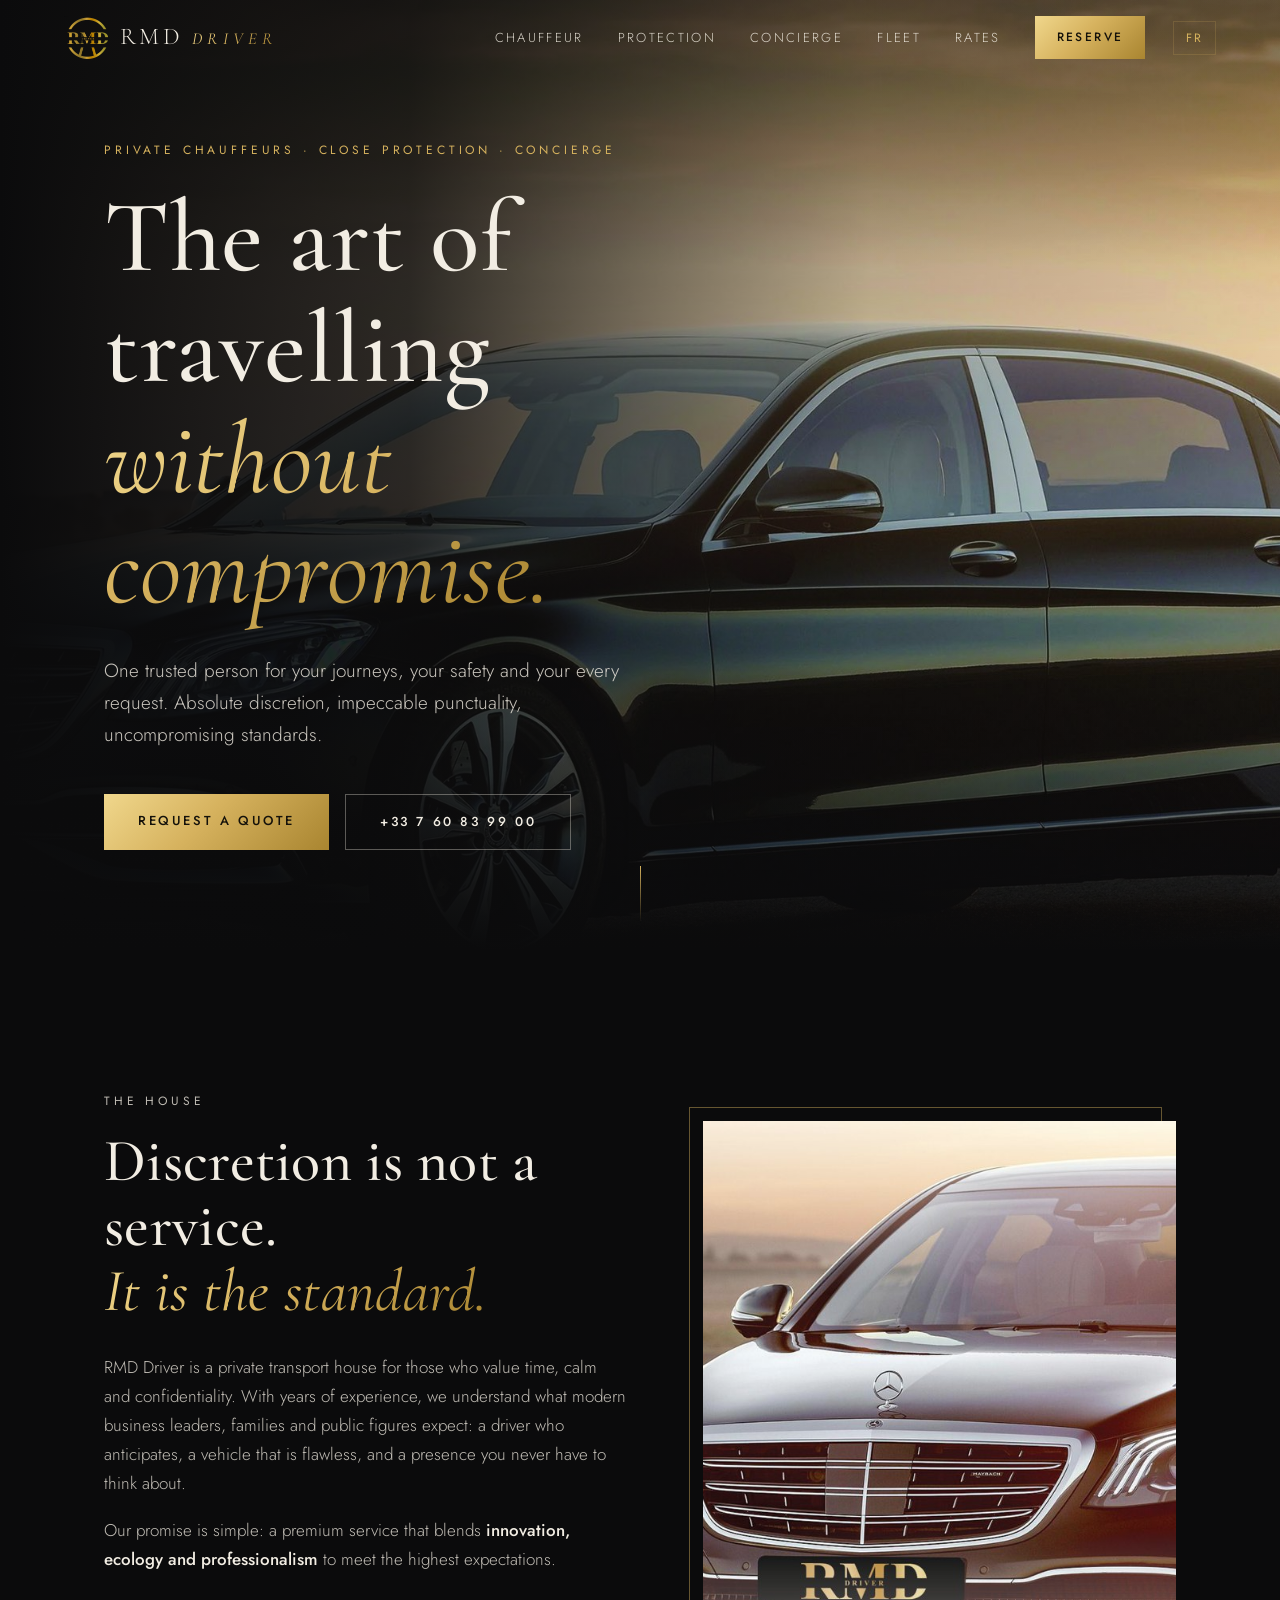
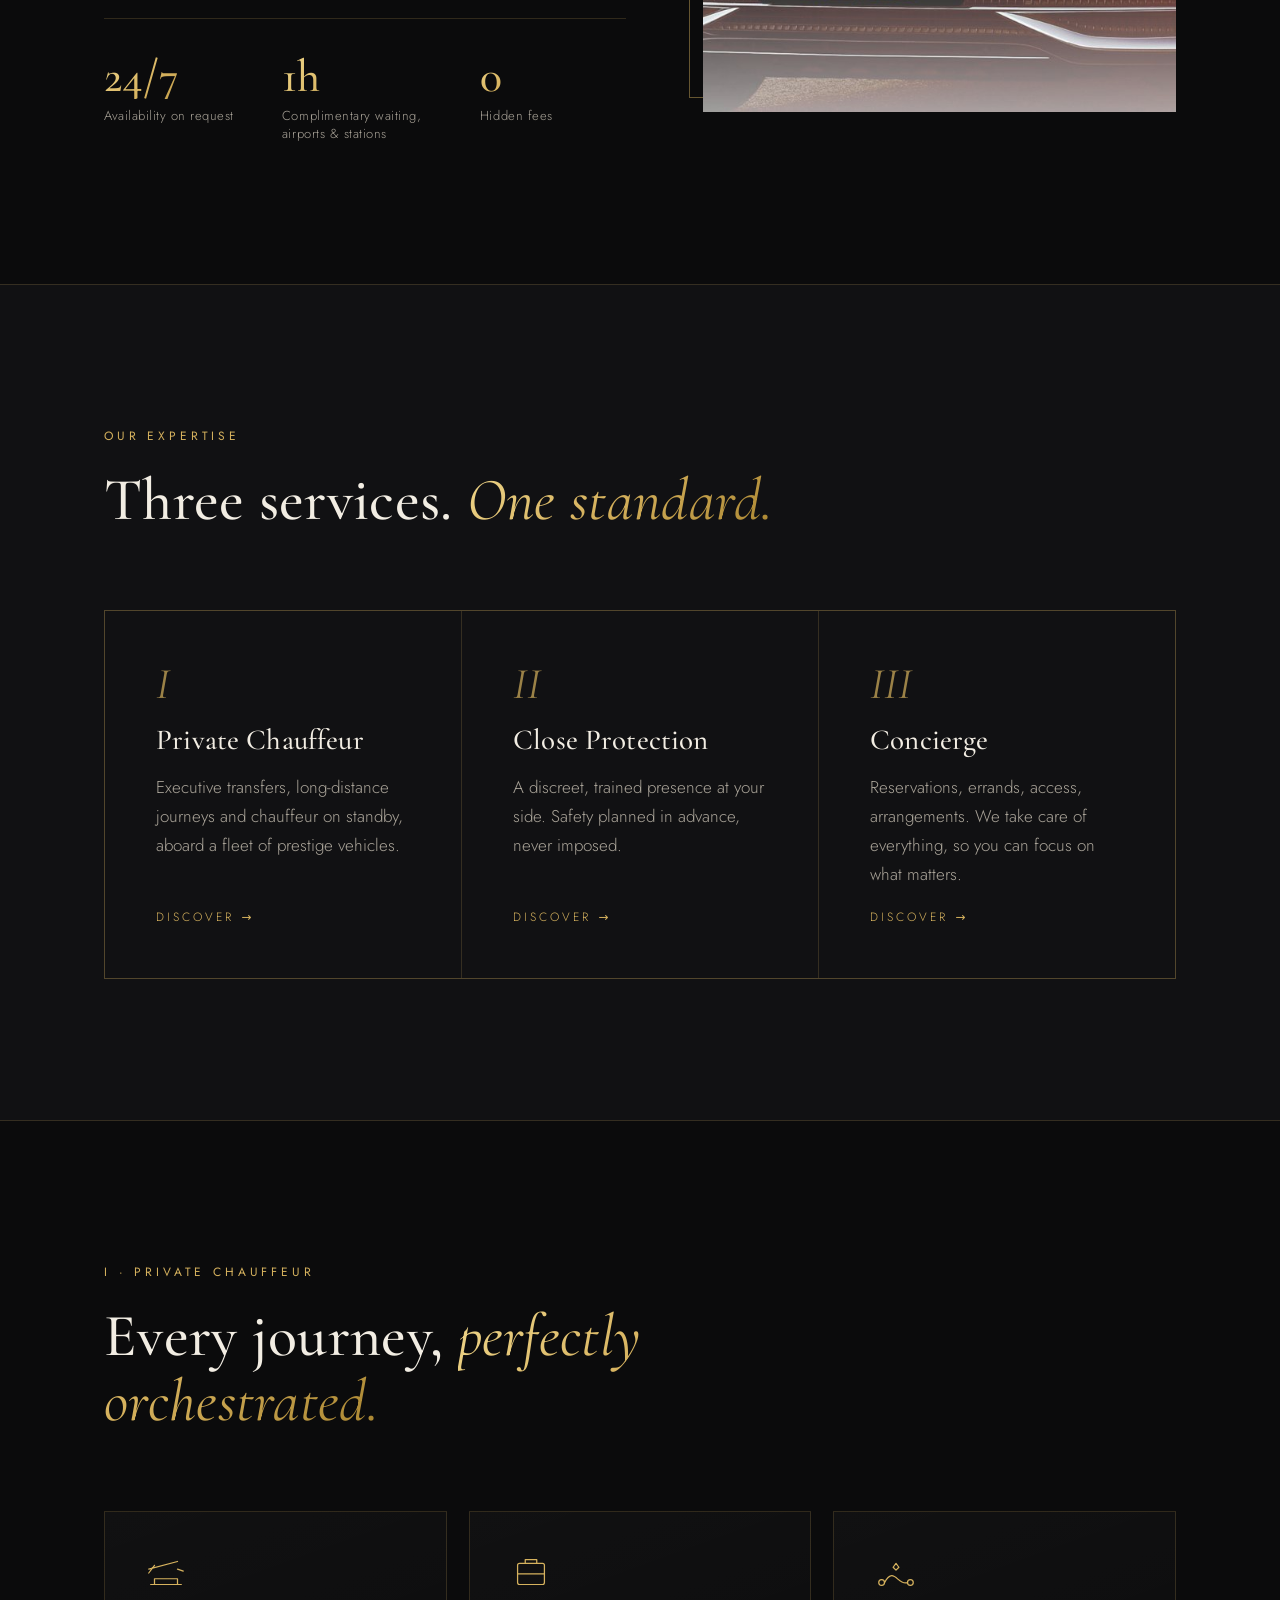
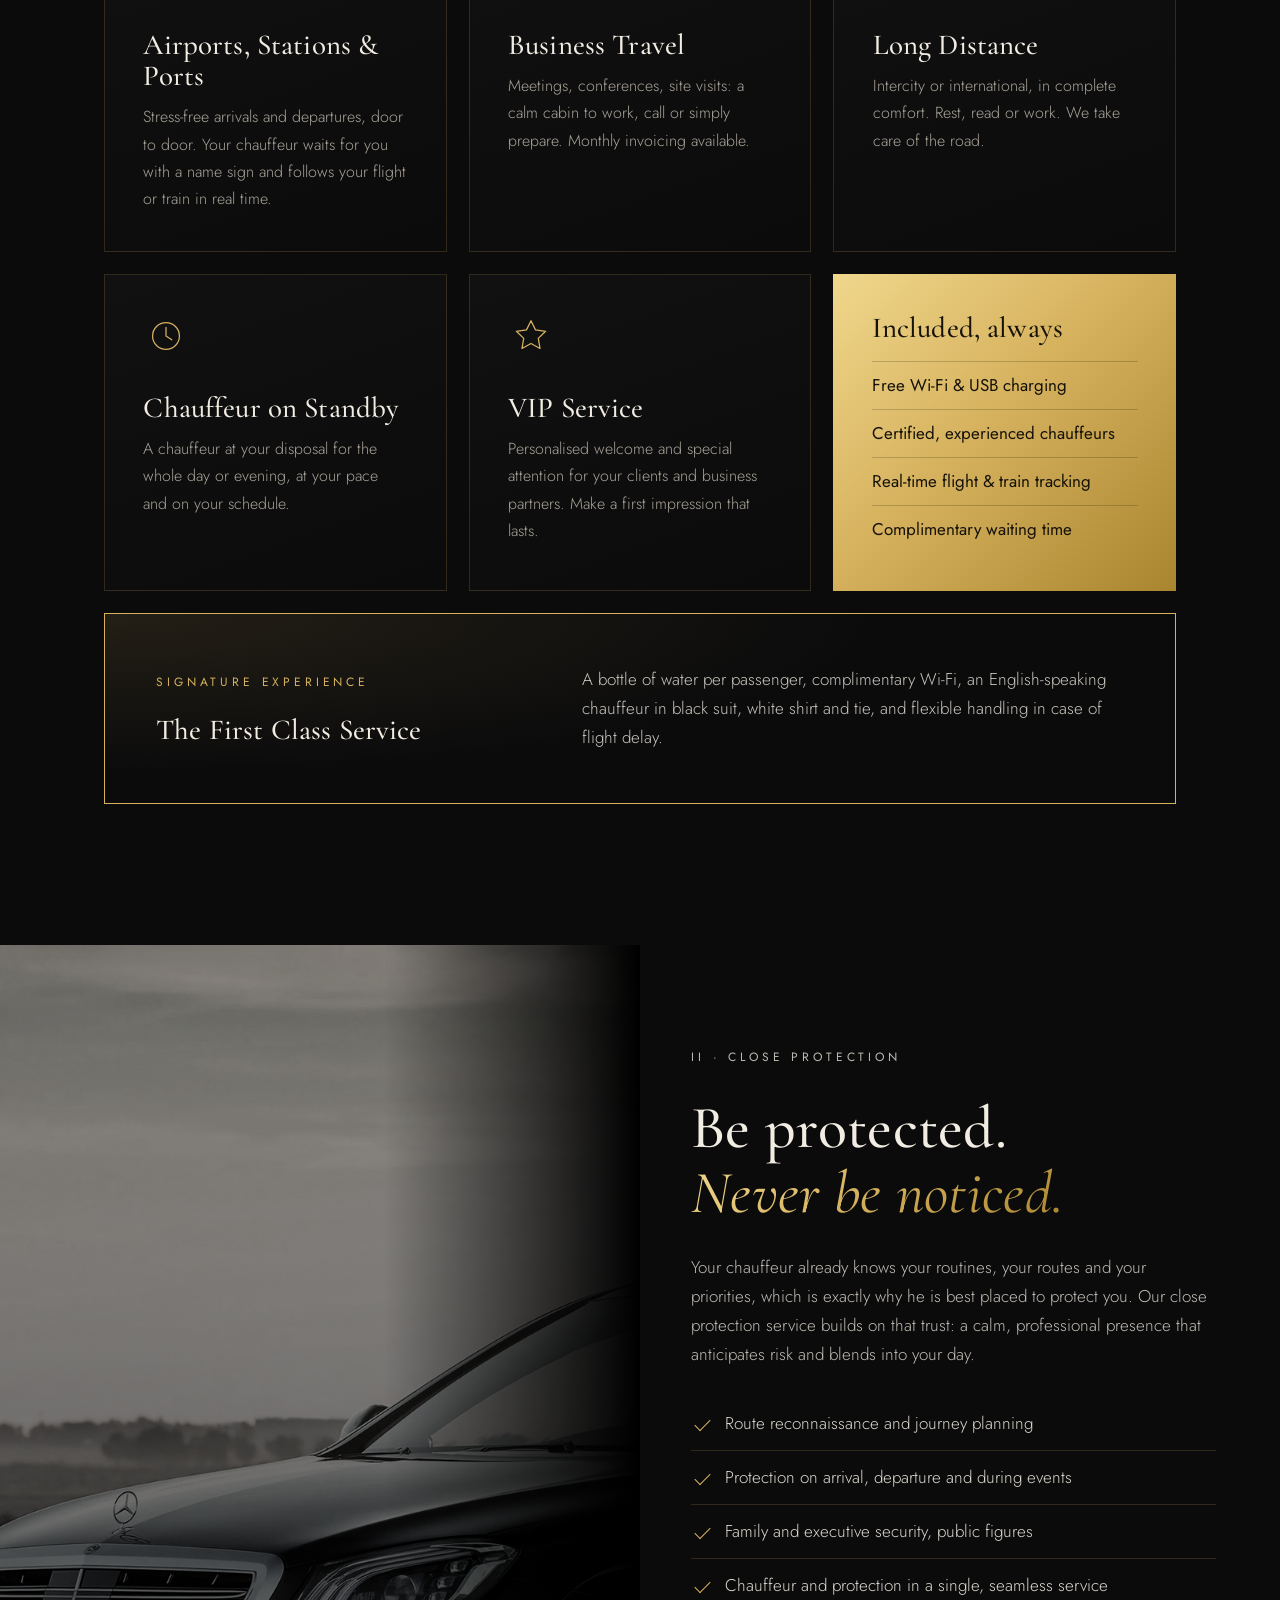
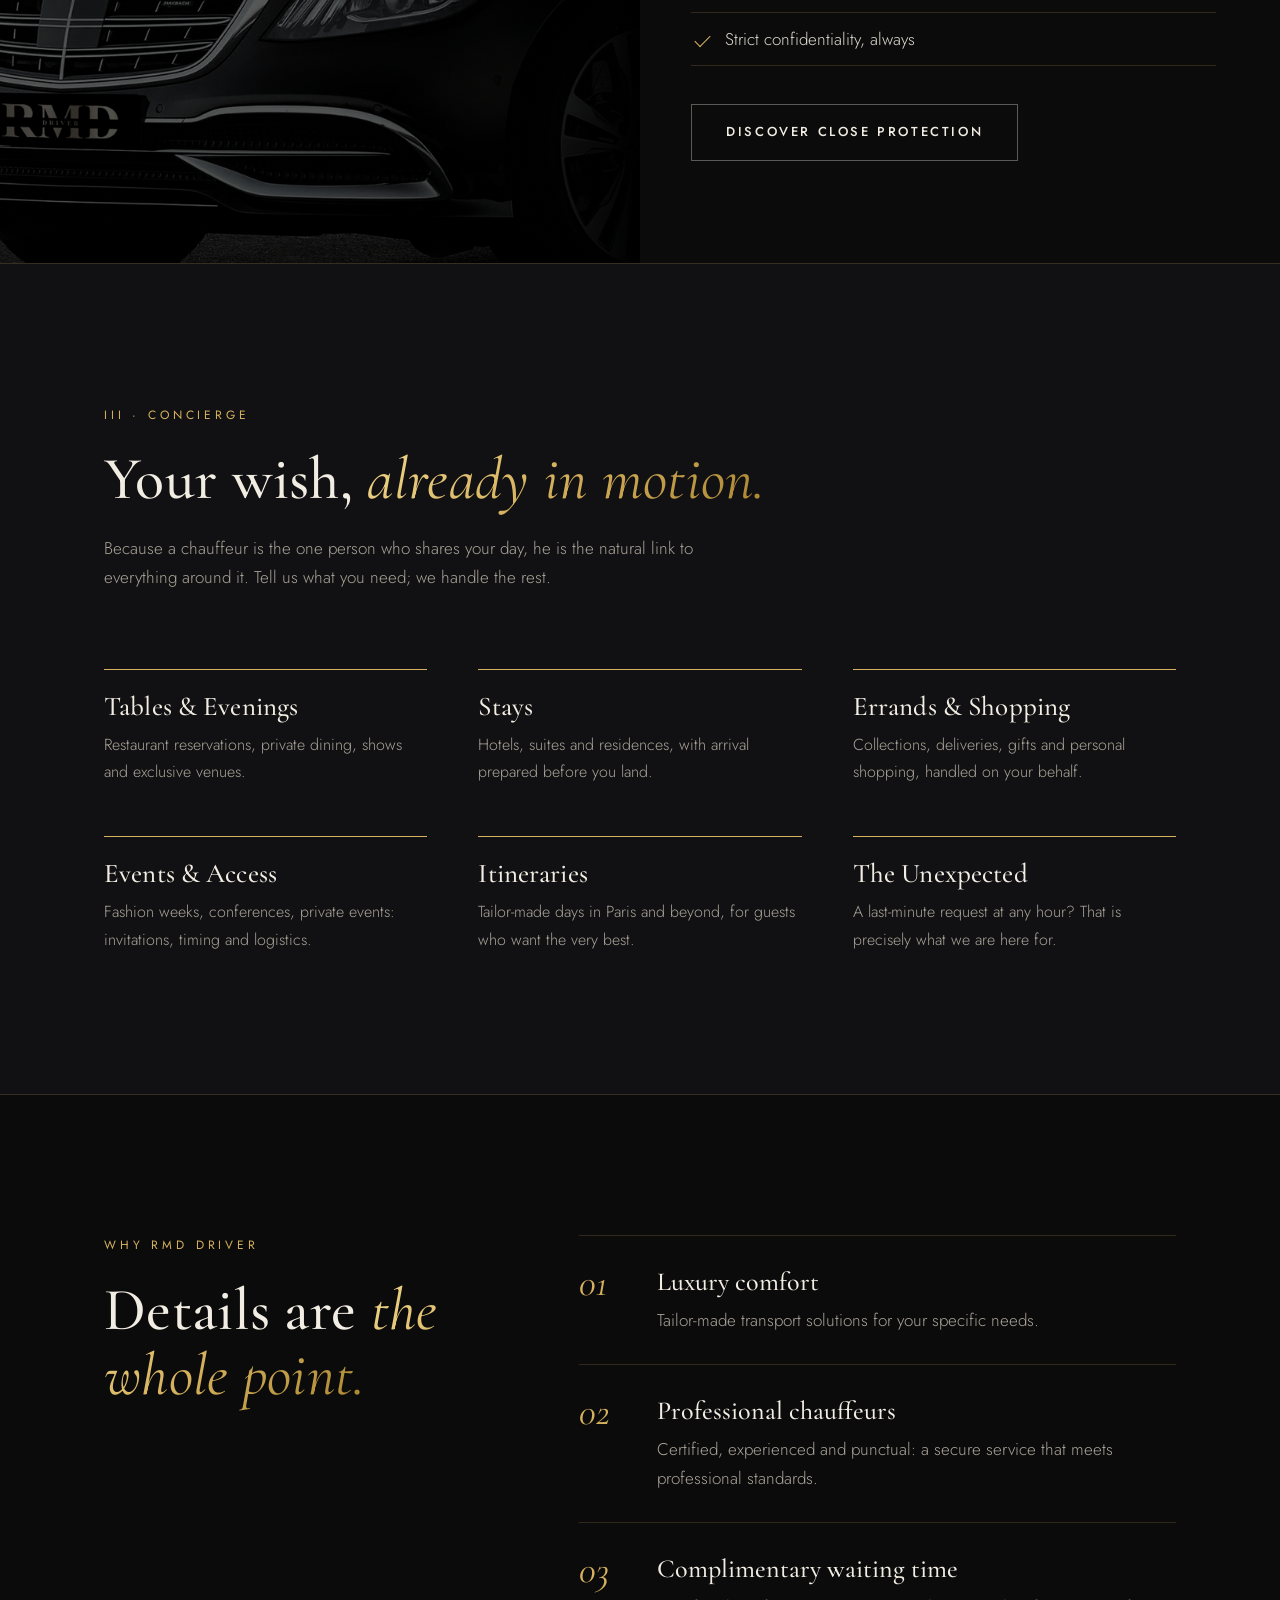
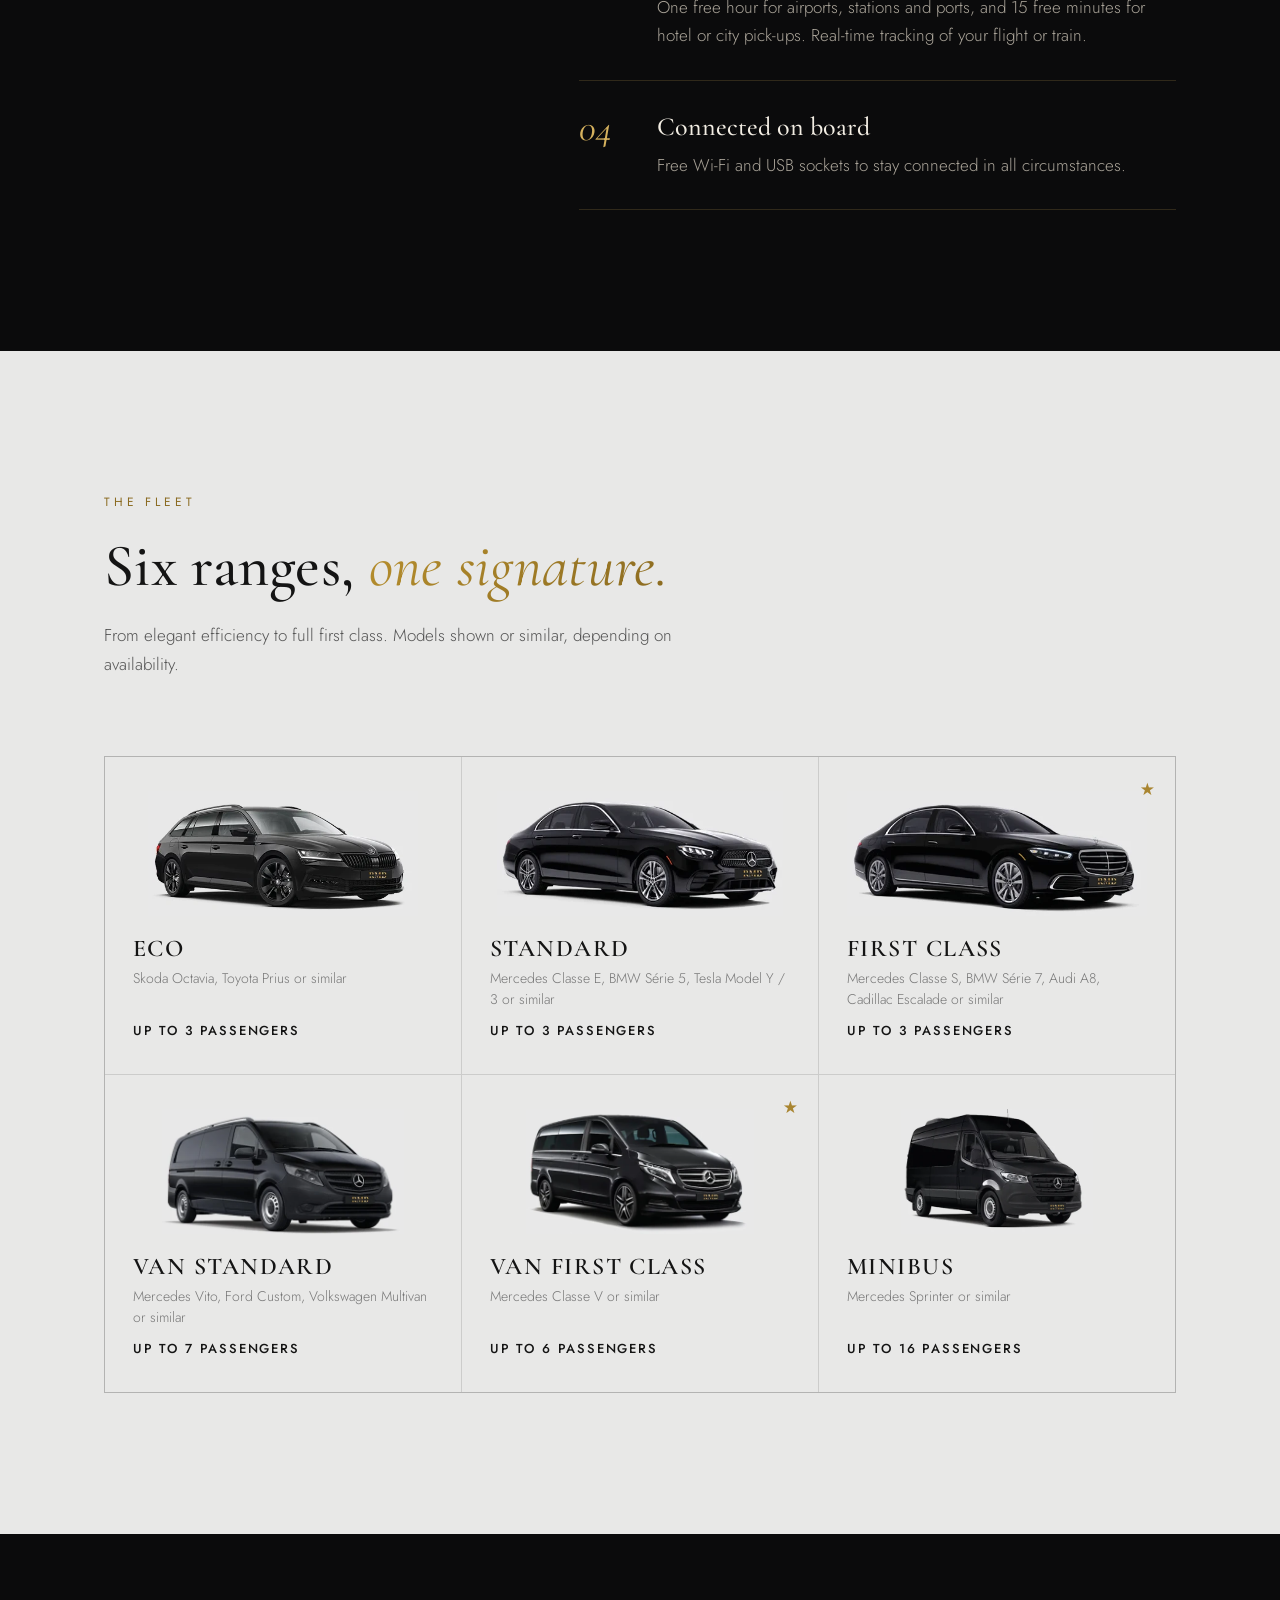
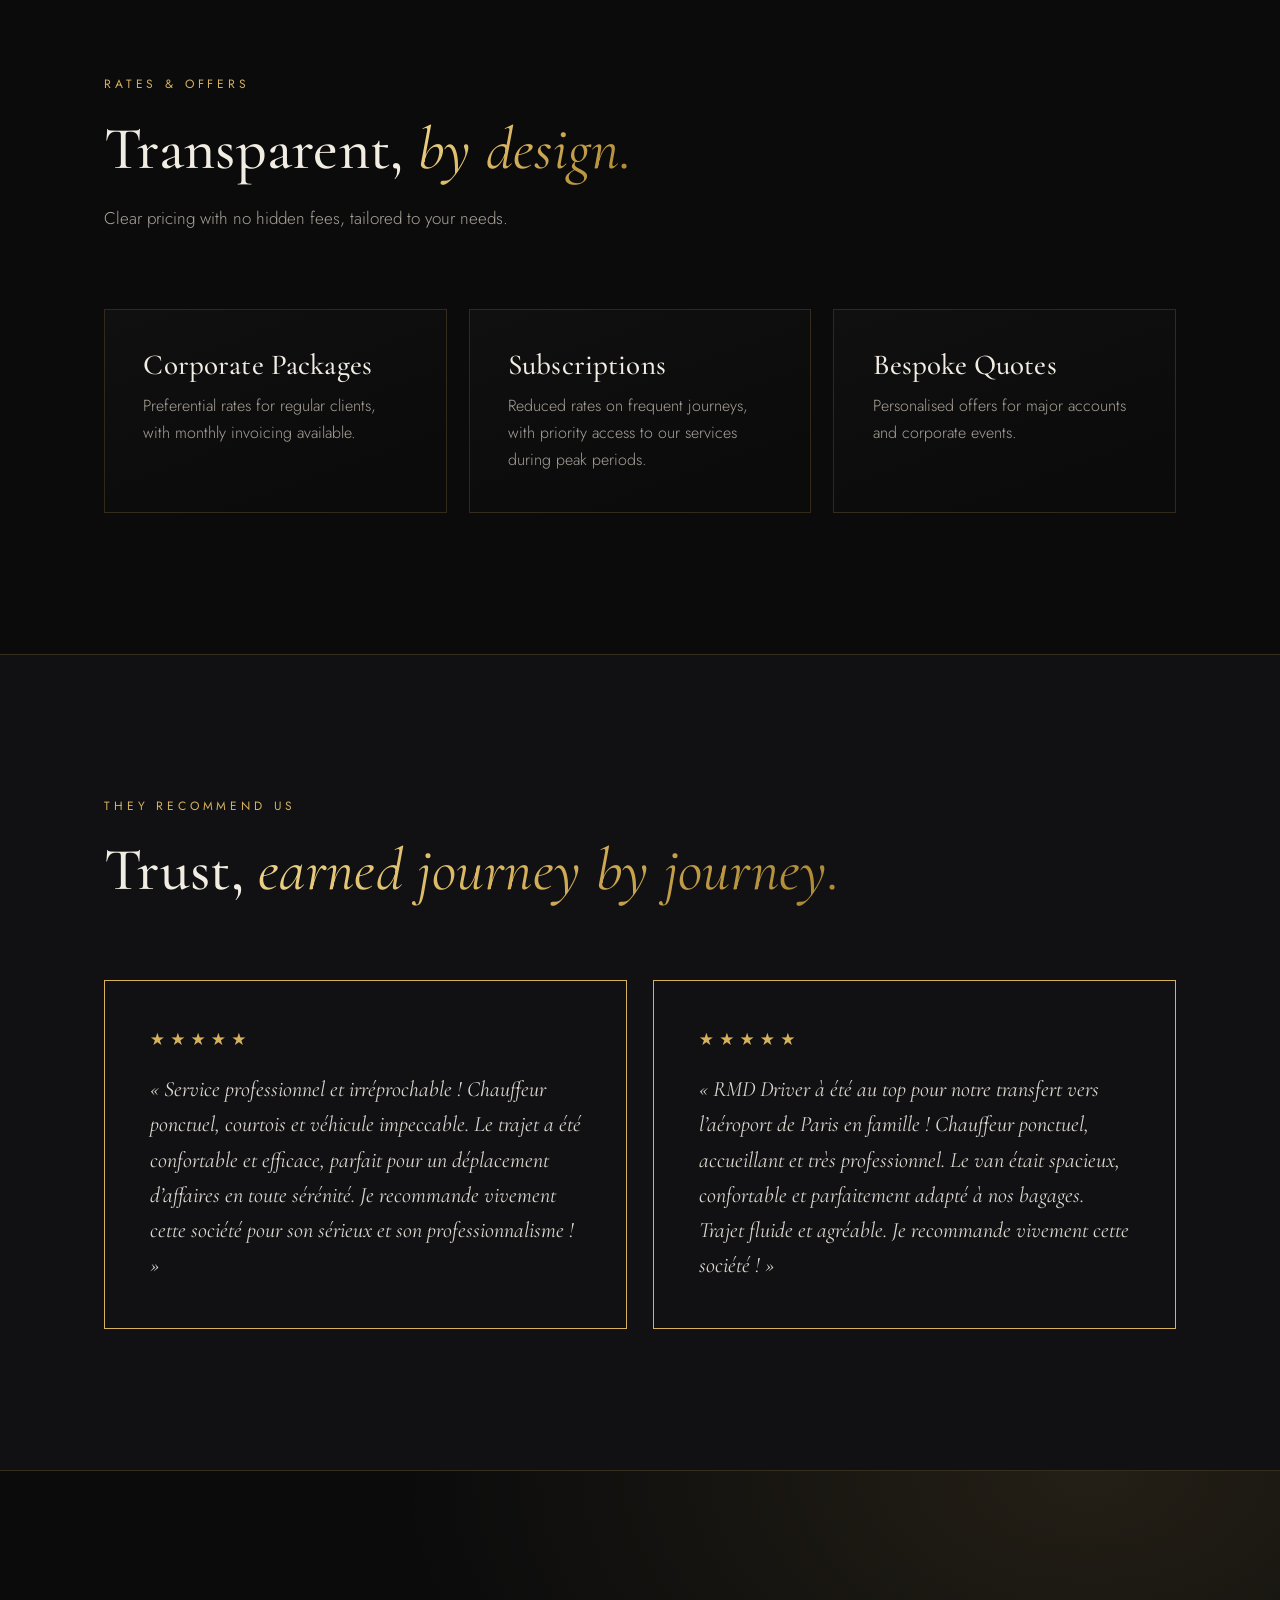
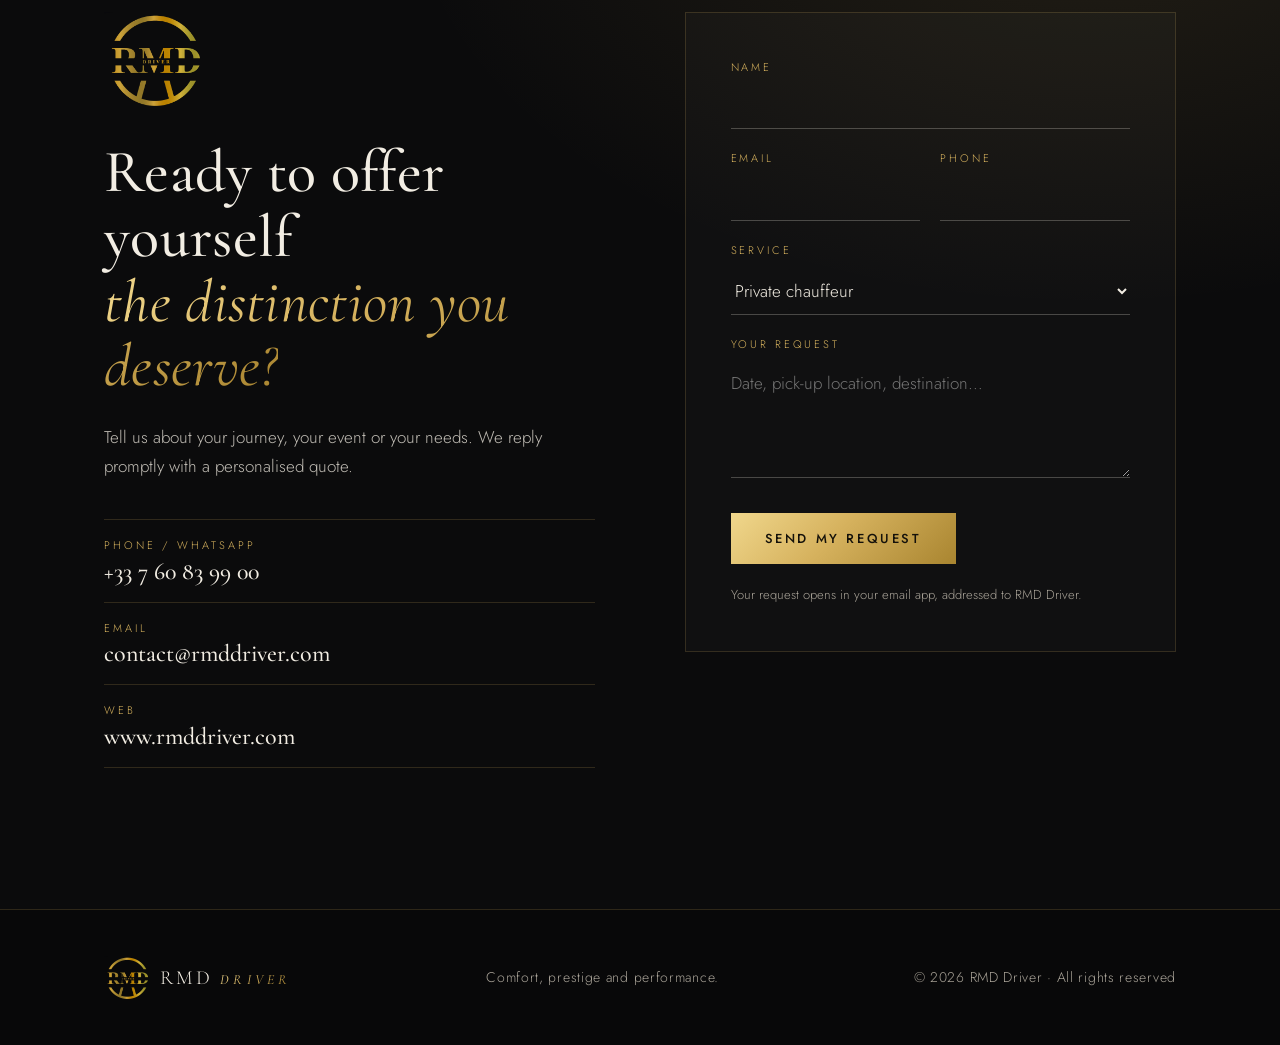
<file: index.html>
<!doctype html>
<html lang="fr">
<head>
<meta charset="utf-8">
<meta name="viewport" content="width=device-width, initial-scale=1">
<title>RMD Driver — Chauffeurs privés, protection & conciergerie à Paris</title>
<meta name="description" content="RMD Driver : chauffeurs privés haut de gamme, protection rapprochée et conciergerie. Transferts aéroports, déplacements professionnels, mise à disposition. Paris & international.">
<meta property="og:title" content="RMD Driver — L'art de voyager sans compromis">
<meta property="og:description" content="Chauffeur privé, protection rapprochée et conciergerie. Un service unique, une discrétion absolue.">
<meta property="og:image" content="img/hero.jpg">
<meta name="theme-color" content="#0b0b0c">
<link rel="icon" href="img/logo.png">
<link rel="preconnect" href="https://fonts.googleapis.com">
<link rel="preconnect" href="https://fonts.gstatic.com" crossorigin>
<link href="https://fonts.googleapis.com/css2?family=Cormorant+Garamond:ital,wght@0,400;0,500;0,600;1,400;1,500&family=Jost:wght@300;400;500&display=swap" rel="stylesheet">
<link rel="stylesheet" href="style.css">
</head>
<body>

<header class="nav" id="nav">
  <a class="brand" href="#top" aria-label="RMD Driver">
    <img src="img/logo.png" alt="" width="44" height="43">
    <span>RMD <em>Driver</em></span>
  </a>
  <nav class="menu" id="menu" aria-label="Navigation principale">
    <a href="chauffeur.html" data-en="Chauffeur">Chauffeur</a>
    <a href="protection.html" data-en="Protection">Protection</a>
    <a href="conciergerie.html" data-en="Concierge">Conciergerie</a>
    <a href="#flotte" data-en="Fleet">Flotte</a>
    <a href="#tarifs" data-en="Rates">Tarifs</a>
    <a class="btn btn-sm" href="#contact" data-en="Reserve">Réserver</a>
  </nav>
  <button class="lang" id="lang" type="button" aria-label="Changer de langue / Switch language">EN</button>
  <button class="burger" id="burger" type="button" aria-label="Menu" aria-expanded="false"><i></i><i></i></button>
</header>

<main id="top">

<!-- HERO -->
<section class="hero">
  <div class="hero-bg"></div>
  <div class="wrap hero-inner">
    <p class="eyebrow" data-en="Private chauffeurs · Close protection · Concierge">Chauffeurs privés · Protection rapprochée · Conciergerie</p>
    <h1 data-en="The art of travelling<br><em>without compromise.</em>">L’art de voyager<br><em>sans compromis.</em></h1>
    <p class="lead" data-en="One trusted person for your journeys, your safety and your every request. Absolute discretion, impeccable punctuality, uncompromising standards.">Une seule personne de confiance pour vos trajets, votre sécurité et chacune de vos demandes. Discrétion absolue, ponctualité irréprochable, exigence sans compromis.</p>
    <div class="cta">
      <a class="btn" href="#contact" data-en="Request a quote">Demander un devis</a>
      <a class="btn btn-ghost" href="tel:+33760839900">+33 7 60 83 99 00</a>
    </div>
  </div>
  <a class="scroll" href="#propos" aria-label="Défiler"><span></span></a>
</section>

<!-- ABOUT -->
<section class="sec" id="propos">
  <div class="wrap about">
    <div class="about-text reveal">
      <p class="eyebrow" data-en="The house">La maison</p>
      <h2 data-en="Discretion is not a service.<br><em>It is the standard.</em>">La discrétion n’est pas un service.<br><em>C’est notre standard.</em></h2>
      <p data-en="RMD Driver is a private transport house for those who value time, calm and confidentiality. With years of experience, we understand what modern business leaders, families and public figures expect: a driver who anticipates, a vehicle that is flawless, and a presence you never have to think about."
      >RMD Driver est une maison de transport privé pour celles et ceux qui placent le temps, le calme et la confidentialité au-dessus de tout. Forts de nombreuses années d’expérience, nous savons ce qu’attendent les dirigeants, les familles et les personnalités : un chauffeur qui anticipe, un véhicule irréprochable, une présence dont vous n’avez jamais à vous soucier.</p>
      <p data-en="Our promise is simple: a premium service that blends <strong>innovation, ecology and professionalism</strong> to meet the highest expectations."
      >Notre promesse est simple : un service premium qui allie <strong>innovation, écologie et professionnalisme</strong> pour répondre aux exigences les plus élevées.</p>
      <ul class="stats">
        <li><b>24/7</b><span data-en="Availability on request">Disponibilité sur demande</span></li>
        <li><b>1h</b><span data-en="Complimentary waiting, airports &amp; stations">d’attente offerte, aéroports &amp; gares</span></li>
        <li><b>0</b><span data-en="Hidden fees">Frais cachés</span></li>
      </ul>
    </div>
    <figure class="about-img reveal"><img src="img/sunset.jpg" alt="Berline noire RMD Driver au coucher du soleil" loading="lazy"></figure>
  </div>
</section>

<!-- THREE PILLARS -->
<section class="sec sec-alt" id="services">
  <div class="wrap">
    <header class="sec-head reveal">
      <p class="eyebrow" data-en="Our expertise">Notre savoir-faire</p>
      <h2 data-en="Three services. <em>One standard.</em>">Trois métiers. <em>Une seule exigence.</em></h2>
    </header>
    <div class="pillars">
      <a class="pillar reveal" href="chauffeur.html">
        <span class="num">I</span>
        <h3 data-en="Private Chauffeur">Chauffeur privé</h3>
        <p data-en="Executive transfers, long-distance journeys and chauffeur on standby, aboard a fleet of prestige vehicles.">Transferts d’affaires, longues distances et mise à disposition, à bord d’une flotte de véhicules de prestige.</p>
        <span class="more" data-en="Discover">Découvrir</span>
      </a>
      <a class="pillar reveal" href="protection.html">
        <span class="num">II</span>
        <h3 data-en="Close Protection">Protection rapprochée</h3>
        <p data-en="A discreet, trained presence at your side. Safety planned in advance, never imposed.">Une présence discrète et aguerrie à vos côtés. Une sécurité pensée en amont, jamais imposée.</p>
        <span class="more" data-en="Discover">Découvrir</span>
      </a>
      <a class="pillar reveal" href="conciergerie.html">
        <span class="num">III</span>
        <h3 data-en="Concierge">Conciergerie</h3>
        <p data-en="Reservations, errands, access, arrangements. We take care of everything, so you can focus on what matters.">Réservations, courses, accès, organisation. Nous nous occupons de tout, pour que vous vous concentriez sur l’essentiel.</p>
        <span class="more" data-en="Discover">Découvrir</span>
      </a>
    </div>
  </div>
</section>

<!-- CHAUFFEUR -->
<section class="sec" id="chauffeur">
  <div class="wrap">
    <header class="sec-head reveal">
      <p class="eyebrow">I · <span data-en="Private Chauffeur">Chauffeur privé</span></p>
      <h2 data-en="Every journey, <em>perfectly orchestrated.</em>">Chaque trajet, <em>parfaitement orchestré.</em></h2>
    </header>
    <div class="grid3">
      <article class="card reveal">
        <svg viewBox="0 0 48 48" aria-hidden="true"><path d="M6 20l30-8m-24 4l-6 8m30-4l6 2"/><path d="M8 36h32M12 30h24v6H12z"/></svg>
        <h3 data-en="Airports, Stations &amp; Ports">Aéroports, gares &amp; ports</h3>
        <p data-en="Stress-free arrivals and departures, door to door. Your chauffeur waits for you with a name sign and follows your flight or train in real time.">Départs et arrivées sans stress, de porte à porte. Votre chauffeur vous attend, pancarte à votre nom, et suit votre vol ou votre train en temps réel.</p>
      </article>
      <article class="card reveal">
        <svg viewBox="0 0 48 48" aria-hidden="true"><rect x="10" y="14" width="28" height="22" rx="2"/><path d="M18 14v-4h12v4M10 25h28"/></svg>
        <h3 data-en="Business Travel">Déplacements professionnels</h3>
        <p data-en="Meetings, conferences, site visits: a calm cabin to work, call or simply prepare. Monthly invoicing available.">Réunions, conférences, visites de sites : une cabine sereine pour travailler, appeler ou vous préparer. Facturation mensuelle possible.</p>
      </article>
      <article class="card reveal">
        <svg viewBox="0 0 48 48" aria-hidden="true"><circle cx="9" cy="34" r="3"/><circle cx="39" cy="34" r="3"/><path d="M12 34c10-18 14 4 24 0M24 14l-3 4 3 3 3-3z"/></svg>
        <h3 data-en="Long Distance">Longue distance</h3>
        <p data-en="Intercity or international, in complete comfort. Rest, read or work. We take care of the road.">Interurbain ou international, dans un confort absolu. Reposez-vous, lisez, travaillez. Nous nous occupons de la route.</p>
      </article>
      <article class="card reveal">
        <svg viewBox="0 0 48 48" aria-hidden="true"><circle cx="24" cy="24" r="14"/><path d="M24 15v9l6 4"/></svg>
        <h3 data-en="Chauffeur on Standby">Mise à disposition</h3>
        <p data-en="A chauffeur at your disposal for the whole day or evening, at your pace and on your schedule.">Un chauffeur à votre disposition pour la journée ou la soirée, à votre rythme et selon votre agenda.</p>
      </article>
      <article class="card reveal">
        <svg viewBox="0 0 48 48" aria-hidden="true"><path d="M24 8l4.7 9.6 10.6 1.5-7.7 7.4 1.8 10.5L24 31.9l-9.4 5.1 1.8-10.5-7.7-7.4 10.6-1.5z"/></svg>
        <h3 data-en="VIP Service">Service VIP</h3>
        <p data-en="Personalised welcome and special attention for your clients and business partners. Make a first impression that lasts.">Accueil personnalisé et attentions particulières pour vos clients et partenaires d’affaires. Une première impression qui reste.</p>
      </article>
      <article class="card card-gold reveal">
        <h3 data-en="Included, always">Toujours inclus</h3>
        <ul>
          <li data-en="Free Wi-Fi &amp; USB charging">Wi-Fi gratuit &amp; prises USB</li>
          <li data-en="Certified, experienced chauffeurs">Chauffeurs certifiés et expérimentés</li>
          <li data-en="Real-time flight &amp; train tracking">Suivi vol &amp; train en temps réel</li>
          <li data-en="Complimentary waiting time">Temps d’attente offert</li>
        </ul>
      </article>
    </div>

    <div class="firstclass reveal">
      <div>
        <p class="eyebrow" data-en="Signature experience">L’expérience signature</p>
        <h3 data-en="The First Class Service">Le service First Class</h3>
      </div>
      <p data-en="A bottle of water per passenger, complimentary Wi-Fi, an English-speaking chauffeur in black suit, white shirt and tie, and flexible handling in case of flight delay.">Une bouteille d’eau par passager, le Wi-Fi gratuit, un chauffeur en costume noir, chemise blanche et cravate, parlant anglais, avec une prise en charge flexible en cas de vol retardé.</p>
    </div>
  </div>
</section>

<!-- PROTECTION -->
<section class="sec split" id="protection">
  <div class="split-media" aria-hidden="true"></div>
  <div class="split-body reveal">
    <p class="eyebrow">II · <span data-en="Close Protection">Protection rapprochée</span></p>
    <h2 data-en="Be protected.<br><em>Never be noticed.</em>">Être protégé.<br><em>Sans jamais être remarqué.</em></h2>
    <p data-en="Your chauffeur already knows your routines, your routes and your priorities, which is exactly why he is best placed to protect you. Our close protection service builds on that trust: a calm, professional presence that anticipates risk and blends into your day."
    >Votre chauffeur connaît déjà vos habitudes, vos itinéraires et vos priorités : c’est précisément ce qui le place au mieux pour vous protéger. Notre service de protection rapprochée s’appuie sur cette confiance : une présence calme et professionnelle, qui anticipe les risques et s’efface dans votre journée.</p>
    <ul class="ticks">
      <li data-en="Route reconnaissance and journey planning">Reconnaissance des lieux et préparation des itinéraires</li>
      <li data-en="Protection on arrival, departure and during events">Protection à l’arrivée, au départ et lors des événements</li>
      <li data-en="Family and executive security, public figures">Sécurité des familles, dirigeants et personnalités</li>
      <li data-en="Chauffeur and protection in a single, seamless service">Chauffeur et protection réunis en un seul service fluide</li>
      <li data-en="Strict confidentiality, always">Confidentialité stricte, toujours</li>
    </ul>
    <a class="btn btn-ghost" href="protection.html" data-en="Discover close protection">Découvrir la protection rapprochée</a>
  </div>
</section>

<!-- CONCIERGE -->
<section class="sec sec-alt" id="conciergerie">
  <div class="wrap">
    <header class="sec-head reveal">
      <p class="eyebrow">III · <span data-en="Concierge">Conciergerie</span></p>
      <h2 data-en="Your wish, <em>already in motion.</em>">Votre souhait, <em>déjà en mouvement.</em></h2>
      <p class="sub" data-en="Because a chauffeur is the one person who shares your day, he is the natural link to everything around it. Tell us what you need; we handle the rest.">Parce qu’un chauffeur est la personne qui partage votre journée, il est le relais naturel de tout ce qui l’entoure. Dites-nous ce qu’il vous faut, nous faisons le reste.</p>
    </header>
    <div class="concierge">
      <div class="cc reveal"><h4 data-en="Tables &amp; Evenings">Tables &amp; soirées</h4><p data-en="Restaurant reservations, private dining, shows and exclusive venues.">Réservations de restaurants, dîners privés, spectacles et lieux d’exception.</p></div>
      <div class="cc reveal"><h4 data-en="Stays">Séjours</h4><p data-en="Hotels, suites and residences, with arrival prepared before you land.">Hôtels, suites et résidences, avec une arrivée préparée avant votre atterrissage.</p></div>
      <div class="cc reveal"><h4 data-en="Errands &amp; Shopping">Courses &amp; shopping</h4><p data-en="Collections, deliveries, gifts and personal shopping, handled on your behalf.">Retraits, livraisons, cadeaux et personal shopping, gérés pour vous.</p></div>
      <div class="cc reveal"><h4 data-en="Events &amp; Access">Événements &amp; accès</h4><p data-en="Fashion weeks, conferences, private events: invitations, timing and logistics.">Fashion weeks, conférences, événements privés : invitations, timing et logistique.</p></div>
      <div class="cc reveal"><h4 data-en="Itineraries">Itinéraires</h4><p data-en="Tailor-made days in Paris and beyond, for guests who want the very best.">Journées sur mesure à Paris et au-delà, pour des invités qui veulent le meilleur.</p></div>
      <div class="cc reveal"><h4 data-en="The Unexpected">L’imprévu</h4><p data-en="A last-minute request at any hour? That is precisely what we are here for.">Une demande de dernière minute, à toute heure ? C’est précisément pour cela que nous sommes là.</p></div>
    </div>
  </div>
</section>

<!-- WHY -->
<section class="sec" id="atouts">
  <div class="wrap why">
    <header class="sec-head reveal">
      <p class="eyebrow" data-en="Why RMD Driver">Pourquoi RMD Driver</p>
      <h2 data-en="Details are <em>the whole point.</em>">Les détails sont <em>tout l’enjeu.</em></h2>
    </header>
    <ol class="points">
      <li class="reveal"><b data-en="Luxury comfort">Confort luxueux</b><span data-en="Tailor-made transport solutions for your specific needs.">Des solutions de transport sur mesure pour vos besoins professionnels.</span></li>
      <li class="reveal"><b data-en="Professional chauffeurs">Chauffeurs professionnels</b><span data-en="Certified, experienced and punctual: a secure service that meets professional standards.">Certifiés, expérimentés et ponctuels : un service sécurisé, conforme aux exigences professionnelles.</span></li>
      <li class="reveal"><b data-en="Complimentary waiting time">Temps d’attente gratuit</b><span data-en="One free hour for airports, stations and ports, and 15 free minutes for hotel or city pick-ups. Real-time tracking of your flight or train.">Une heure d’attente offerte pour les prises en charge aux aéroports, gares et ports, et 15 minutes depuis les hôtels ou en ville, avec suivi en temps réel de votre vol ou train.</span></li>
      <li class="reveal"><b data-en="Connected on board">Connectivité à bord</b><span data-en="Free Wi-Fi and USB sockets to stay connected in all circumstances.">Wi-Fi gratuit et prises USB pour rester connecté en toutes circonstances.</span></li>
    </ol>
  </div>
</section>

<!-- FLEET -->
<section class="sec fleet" id="flotte">
  <div class="wrap">
    <header class="sec-head reveal">
      <p class="eyebrow" data-en="The fleet">La flotte</p>
      <h2 data-en="Six ranges, <em>one signature.</em>">Six gammes, <em>une signature.</em></h2>
      <p class="sub" data-en="From elegant efficiency to full first class. Models shown or similar, depending on availability.">De l’efficacité élégante au first class absolu. Modèles présentés ou similaires, selon disponibilité.</p>
    </header>
    <div class="fleet-grid">
      <article class="car reveal"><img src="img/fleet-eco.webp" alt="Gamme Eco" loading="lazy"><div><h3>Eco</h3><p class="models">Skoda Octavia, Toyota Prius <span data-en="or similar">ou similaire</span></p><p class="pax" data-en="Up to 3 passengers">Jusqu’à 3 passagers</p></div></article>
      <article class="car reveal"><img src="img/fleet-standard.webp" alt="Gamme Standard" loading="lazy"><div><h3>Standard</h3><p class="models">Mercedes Classe E, BMW Série 5, Tesla Model Y / 3 <span data-en="or similar">ou similaire</span></p><p class="pax" data-en="Up to 3 passengers">Jusqu’à 3 passagers</p></div></article>
      <article class="car car-top reveal"><img src="img/fleet-first.webp" alt="Gamme First Class" loading="lazy"><div><h3>First Class</h3><p class="models">Mercedes Classe S, BMW Série 7, Audi A8, Cadillac Escalade <span data-en="or similar">ou similaire</span></p><p class="pax" data-en="Up to 3 passengers">Jusqu’à 3 passagers</p></div></article>
      <article class="car reveal"><img src="img/fleet-van.webp" alt="Gamme Van Standard" loading="lazy"><div><h3>Van Standard</h3><p class="models">Mercedes Vito, Ford Custom, Volkswagen Multivan <span data-en="or similar">ou similaire</span></p><p class="pax" data-en="Up to 7 passengers">Jusqu’à 7 passagers</p></div></article>
      <article class="car car-top reveal"><img src="img/fleet-van-first.webp" alt="Gamme Van First Class" loading="lazy"><div><h3>Van First Class</h3><p class="models">Mercedes Classe V <span data-en="or similar">ou similaire</span></p><p class="pax" data-en="Up to 6 passengers">Jusqu’à 6 passagers</p></div></article>
      <article class="car reveal"><img src="img/fleet-minibus.webp" alt="Gamme Minibus" loading="lazy"><div><h3>Minibus</h3><p class="models">Mercedes Sprinter <span data-en="or similar">ou similaire</span></p><p class="pax" data-en="Up to 16 passengers">Jusqu’à 16 passagers</p></div></article>
    </div>
  </div>
</section>

<!-- RATES -->
<section class="sec" id="tarifs">
  <div class="wrap">
    <header class="sec-head reveal">
      <p class="eyebrow" data-en="Rates &amp; offers">Tarifs &amp; offres</p>
      <h2 data-en="Transparent, <em>by design.</em>">Transparents, <em>par principe.</em></h2>
      <p class="sub" data-en="Clear pricing with no hidden fees, tailored to your needs.">Une tarification claire, sans frais cachés, adaptée à vos besoins.</p>
    </header>
    <div class="grid3 rates">
      <article class="card reveal"><h3 data-en="Corporate Packages">Forfaits entreprise</h3><p data-en="Preferential rates for regular clients, with monthly invoicing available.">Tarifs préférentiels pour les clients réguliers et possibilité de facturation mensuelle.</p></article>
      <article class="card reveal"><h3 data-en="Subscriptions">Abonnements</h3><p data-en="Reduced rates on frequent journeys, with priority access to our services during peak periods.">Réductions sur les trajets fréquents et accès prioritaire à nos services lors des pics d’activité.</p></article>
      <article class="card reveal"><h3 data-en="Bespoke Quotes">Tarifs sur mesure</h3><p data-en="Personalised offers for major accounts and corporate events.">Des offres personnalisées pour les grands comptes et les événements d’entreprise.</p></article>
    </div>
  </div>
</section>

<!-- TESTIMONIALS -->
<section class="sec sec-alt" id="avis">
  <div class="wrap">
    <header class="sec-head reveal">
      <p class="eyebrow" data-en="They recommend us">On nous recommande</p>
      <h2 data-en="Trust, <em>earned journey by journey.</em>">La confiance, <em>trajet après trajet.</em></h2>
    </header>
    <div class="quotes">
      <blockquote class="reveal">
        <div class="stars" aria-label="5/5">★★★★★</div>
        <p>« Service professionnel et irréprochable ! Chauffeur ponctuel, courtois et véhicule impeccable. Le trajet a été confortable et efficace, parfait pour un déplacement d’affaires en toute sérénité. Je recommande vivement cette société pour son sérieux et son professionnalisme ! »</p>
      </blockquote>
      <blockquote class="reveal">
        <div class="stars" aria-label="5/5">★★★★★</div>
        <p>« RMD Driver à été au top pour notre transfert vers l’aéroport de Paris en famille ! Chauffeur ponctuel, accueillant et très professionnel. Le van était spacieux, confortable et parfaitement adapté à nos bagages. Trajet fluide et agréable. Je recommande vivement cette société ! »</p>
      </blockquote>
    </div>
  </div>
</section>

<!-- CONTACT -->
<section class="sec contact" id="contact">
  <div class="wrap contact-grid">
    <div class="reveal">
      <img class="contact-logo" src="img/logo.png" alt="RMD Driver" width="120" height="118" loading="lazy">
      <h2 data-en="Ready to offer yourself<br><em>the distinction you deserve?</em>">Prêt à vous offrir<br><em>la distinction que vous méritez ?</em></h2>
      <p data-en="Tell us about your journey, your event or your needs. We reply promptly with a personalised quote.">Parlez-nous de votre trajet, de votre événement ou de votre besoin. Nous vous répondons rapidement avec un devis personnalisé.</p>
      <ul class="direct">
        <li><span data-en="Phone / WhatsApp">Téléphone / WhatsApp</span><a href="tel:+33760839900">+33 7 60 83 99 00</a></li>
        <li><span>Email</span><a href="mailto:contact@rmddriver.com">contact@rmddriver.com</a></li>
        <li><span data-en="Web">Web</span><a href="https://www.rmddriver.com">www.rmddriver.com</a></li>
      </ul>
    </div>
    <form class="form reveal" id="form" novalidate>
      <label><span data-en="Name">Nom</span><input name="name" required autocomplete="name"></label>
      <div class="row">
        <label><span>Email</span><input type="email" name="email" required autocomplete="email"></label>
        <label><span data-en="Phone">Téléphone</span><input type="tel" name="phone" autocomplete="tel"></label>
      </div>
      <label><span data-en="Service">Service</span>
        <select name="service">
          <option value="Chauffeur privé" data-en="Private chauffeur">Chauffeur privé</option>
          <option value="Protection rapprochée" data-en="Close protection">Protection rapprochée</option>
          <option value="Conciergerie" data-en="Concierge">Conciergerie</option>
          <option value="Sur mesure" data-en="A combination / bespoke">Combinaison / sur mesure</option>
        </select>
      </label>
      <label><span data-en="Your request">Votre demande</span><textarea name="msg" rows="4" placeholder="Date, lieu de prise en charge, destination…" data-en-placeholder="Date, pick-up location, destination…"></textarea></label>
      <button class="btn" type="submit" data-en="Send my request">Envoyer ma demande</button>
      <p class="note" id="note" data-en="Your request opens in your email app, addressed to RMD Driver.">Votre demande s’ouvre dans votre application e-mail, adressée à RMD Driver.</p>
    </form>
  </div>
</section>

</main>

<footer class="foot">
  <div class="wrap foot-in">
    <a class="brand" href="#top"><img src="img/logo.png" alt="" width="36" height="35"><span>RMD <em>Driver</em></span></a>
    <p data-en="Comfort, prestige and performance.">Confort, prestige et performance.</p>
    <p class="copy">© <span id="yr">2026</span> RMD Driver · <span data-en="All rights reserved">Tous droits réservés</span></p>
  </div>
</footer>

<script src="script.js"></script>
</body>
</html>
</file>
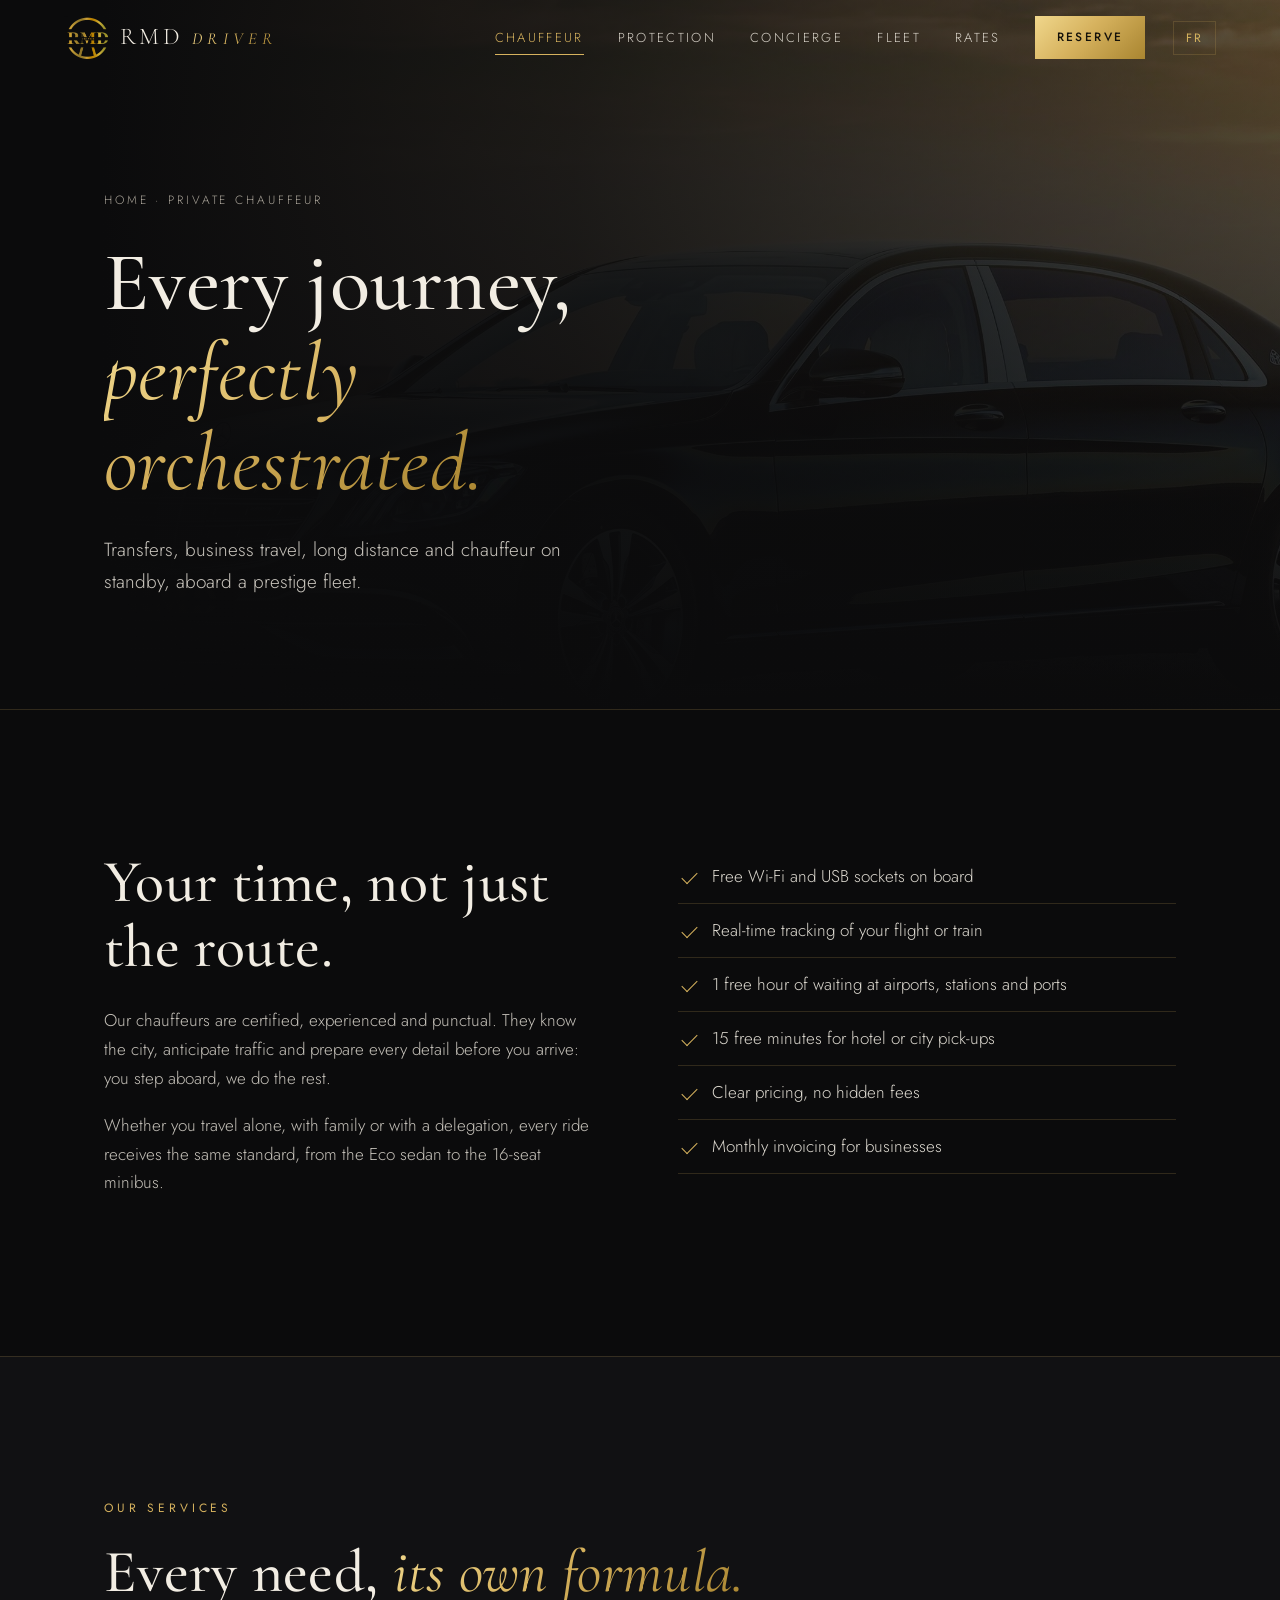
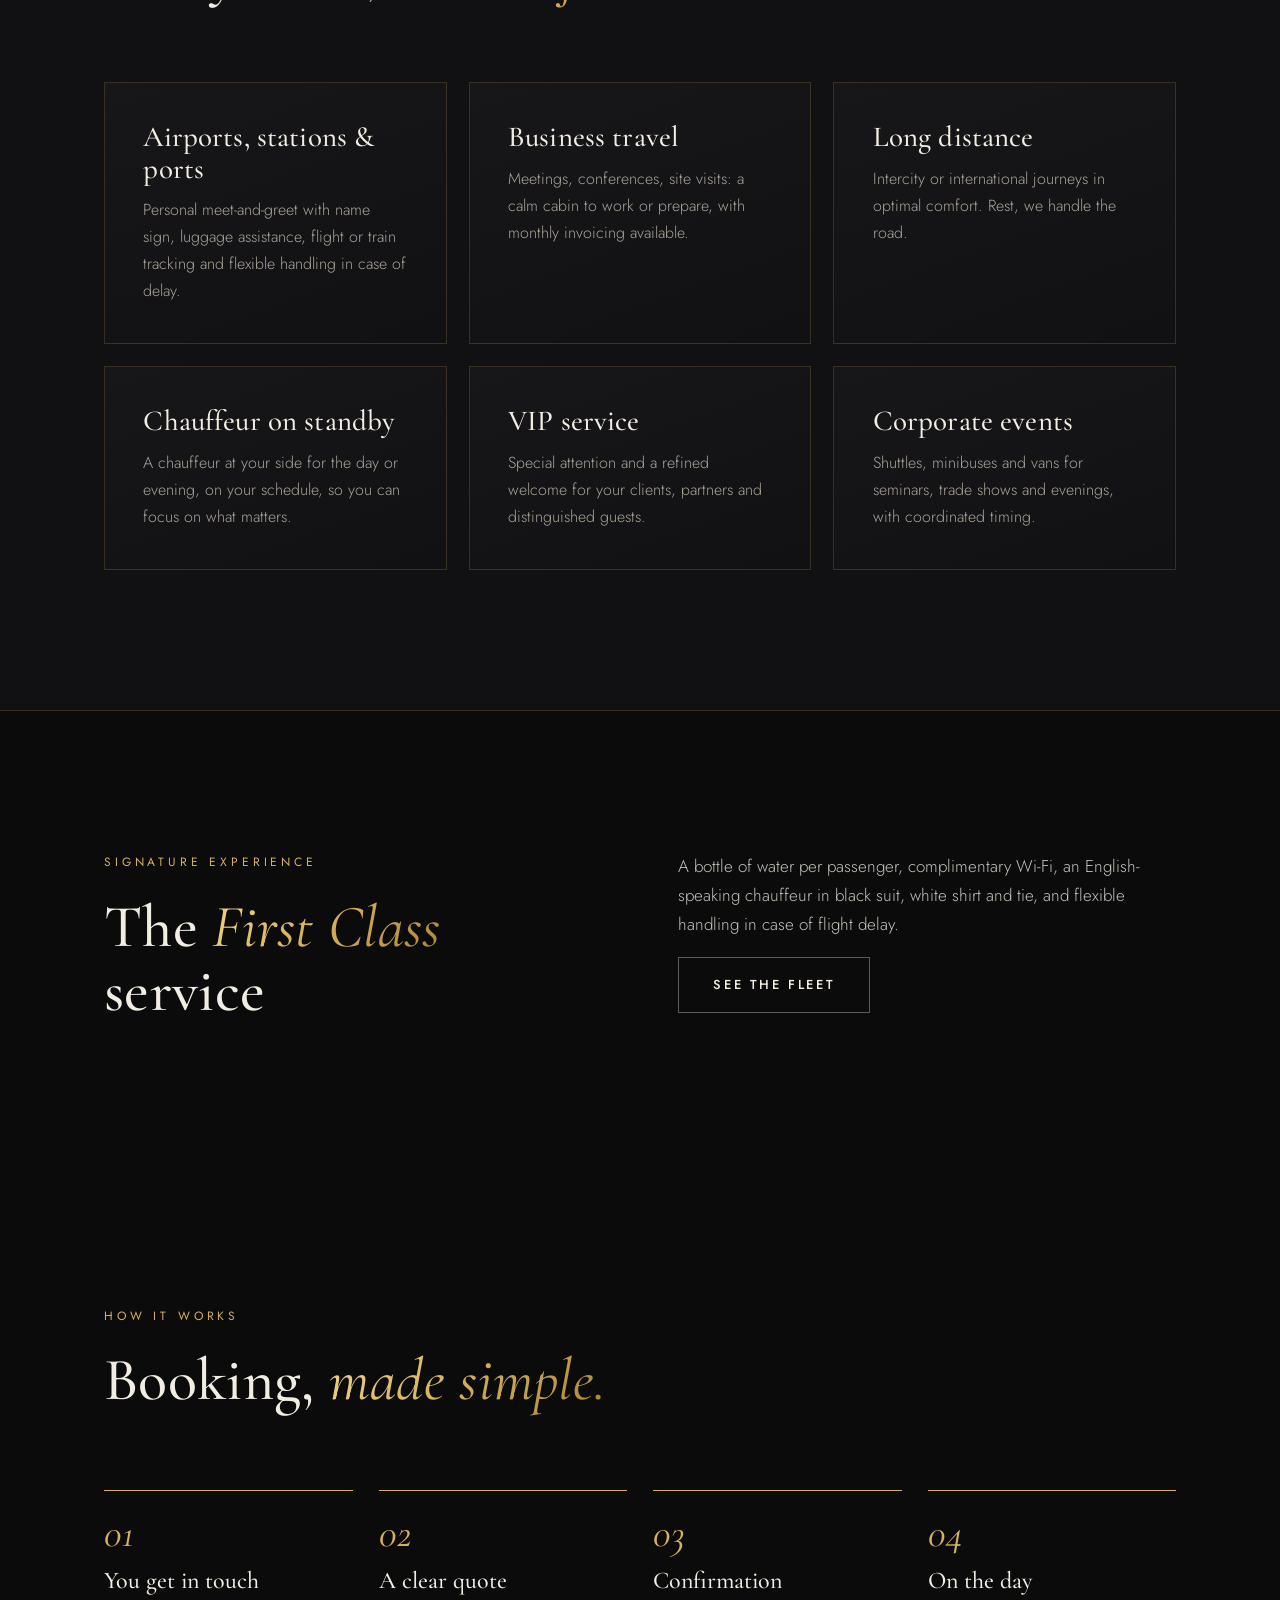
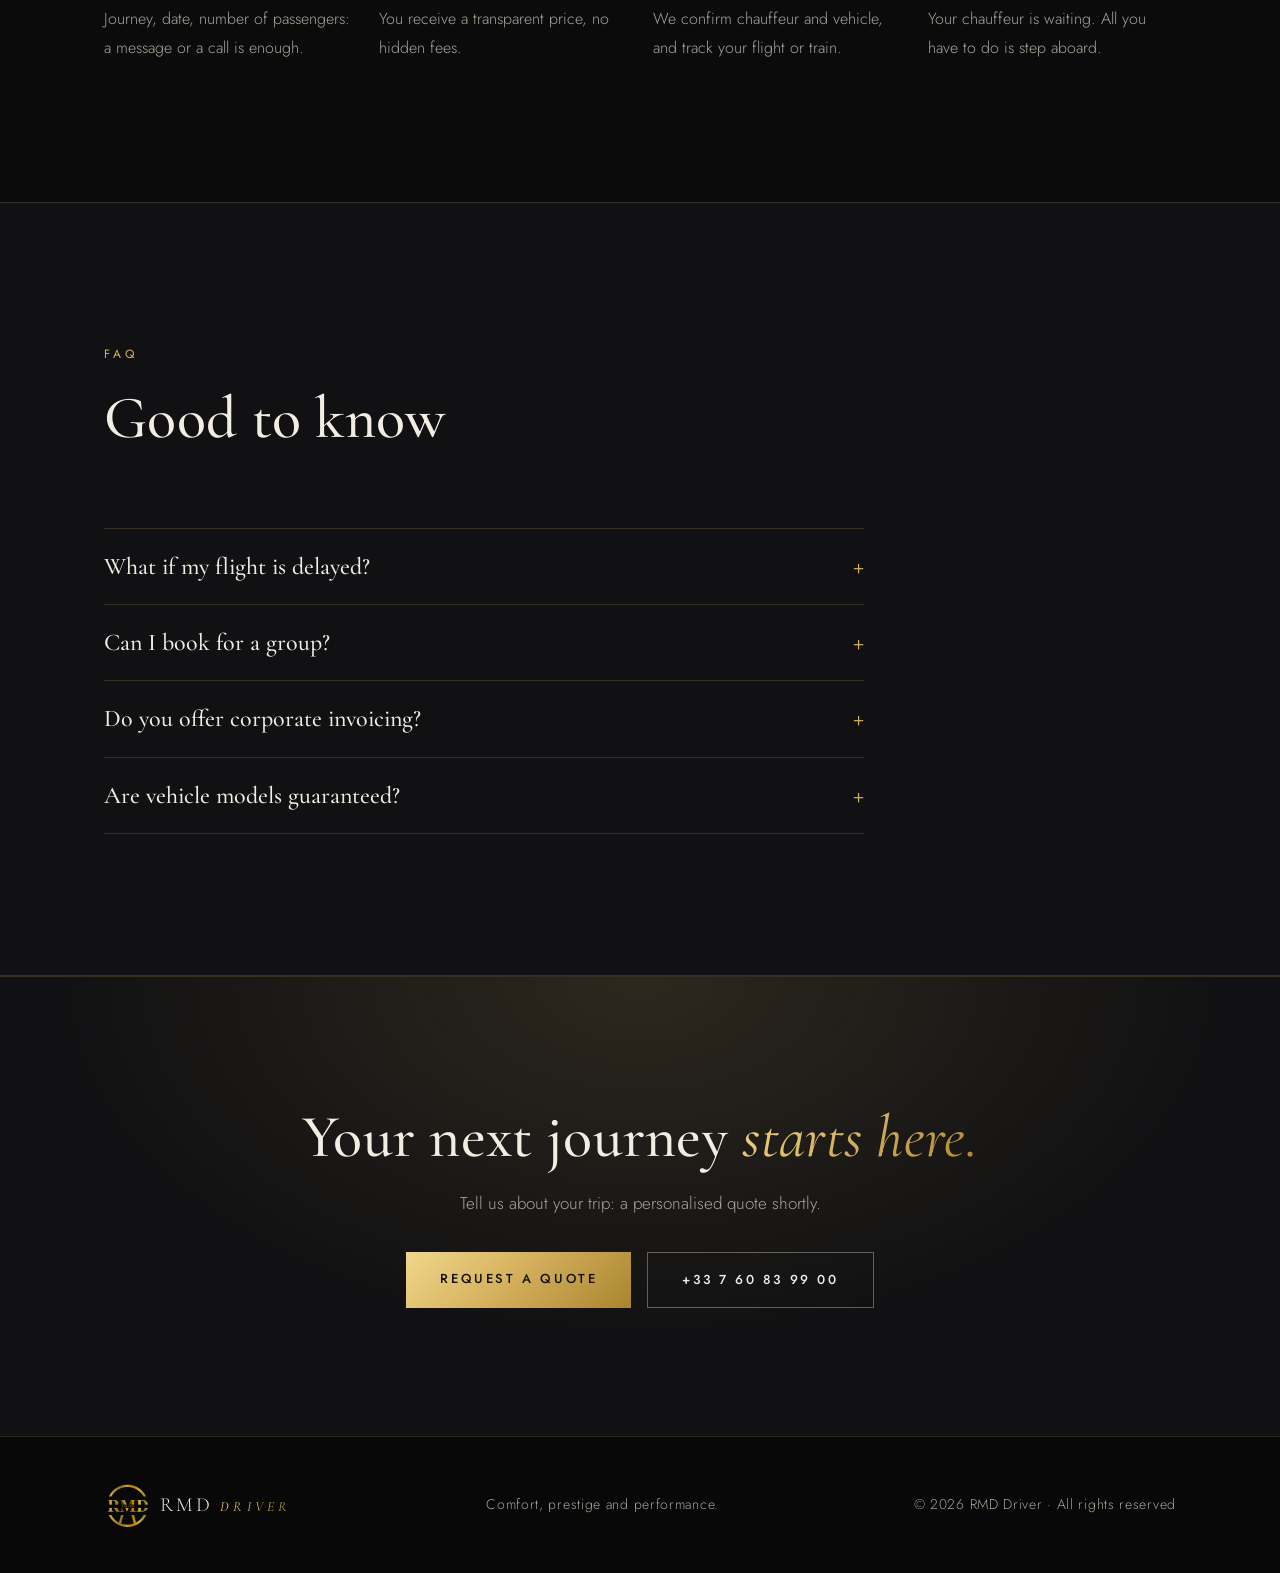
<file: chauffeur.html>
<!doctype html>
<html lang="fr">
<head>
<meta charset="utf-8">
<meta name="viewport" content="width=device-width, initial-scale=1">
<title>Chauffeur privé haut de gamme — RMD Driver</title>
<meta name="description" content="Chauffeur privé haut de gamme à Paris : transferts aéroports, déplacements professionnels, longue distance, mise à disposition et service VIP.">
<meta name="theme-color" content="#0b0b0c">
<link rel="icon" href="img/logo.png">
<link rel="preconnect" href="https://fonts.googleapis.com">
<link rel="preconnect" href="https://fonts.gstatic.com" crossorigin>
<link href="https://fonts.googleapis.com/css2?family=Cormorant+Garamond:ital,wght@0,400;0,500;0,600;1,400;1,500&family=Jost:wght@300;400;500&display=swap" rel="stylesheet">
<link rel="stylesheet" href="style.css">
</head>
<body>
<header class="nav" id="nav">
  <a class="brand" href="index.html" aria-label="RMD Driver"><img src="img/logo.png" alt="" width="44" height="43"><span>RMD <em>Driver</em></span></a>
  <nav class="menu" id="menu" aria-label="Navigation principale"><a class=on href="chauffeur.html" data-en="Chauffeur">Chauffeur</a><a href="protection.html" data-en="Protection">Protection</a><a href="conciergerie.html" data-en="Concierge">Conciergerie</a><a href="index.html#flotte" data-en="Fleet">Flotte</a><a href="index.html#tarifs" data-en="Rates">Tarifs</a><a class="btn btn-sm" href="index.html#contact" data-en="Reserve">Réserver</a></nav>
  <button class="lang" id="lang" type="button" aria-label="Changer de langue / Switch language">EN</button>
  <button class="burger" id="burger" type="button" aria-label="Menu" aria-expanded="false"><i></i><i></i></button>
</header>
<main>
<section class="page-hero" style="--ph:url(img/hero.jpg)">
  <div class="wrap">
    <p class="crumb"><a href="index.html" data-en="Home">Accueil</a> · <span data-en="Private chauffeur">Chauffeur privé</span></p>
    <h1 data-en="Every journey, &lt;em&gt;perfectly orchestrated.&lt;/em&gt;">Chaque trajet, <em>parfaitement orchestré.</em></h1>
    <p class="lead"><span data-en="Transfers, business travel, long distance and chauffeur on standby, aboard a prestige fleet.">Transferts, déplacements d’affaires, longue distance et mise à disposition, à bord d’une flotte de prestige.</span></p>
  </div>
</section>
<section class="sec"><div class="wrap"><div class="two"><div class="prose reveal"><h2 data-en="Your time, not just the route.">Le temps, plutôt que le trajet.</h2><p data-en="Our chauffeurs are certified, experienced and punctual. They know the city, anticipate traffic and prepare every detail before you arrive: you step aboard, we do the rest.">Nos chauffeurs sont certifiés, expérimentés et ponctuels. Ils connaissent la ville, anticipent la circulation et préparent chaque détail avant votre arrivée : vous montez à bord, nous faisons le reste.</p><p data-en="Whether you travel alone, with family or with a delegation, every ride receives the same standard, from the Eco sedan to the 16-seat minibus.">Que vous voyagiez seul, en famille ou avec une délégation, chaque course bénéficie du même niveau d’exigence, de la berline Eco au minibus 16 places.</p></div><div class="reveal"><ul class="ticks"><li data-en="Free Wi-Fi and USB sockets on board">Wi-Fi gratuit et prises USB à bord</li><li data-en="Real-time tracking of your flight or train">Suivi de votre vol ou train en temps réel</li><li data-en="1 free hour of waiting at airports, stations and ports">1 h d’attente offerte aux aéroports, gares et ports</li><li data-en="15 free minutes for hotel or city pick-ups">15 min offertes depuis les hôtels ou en ville</li><li data-en="Clear pricing, no hidden fees">Tarification claire, sans frais cachés</li><li data-en="Monthly invoicing for businesses">Facturation mensuelle pour les entreprises</li></ul></div></div></div></section><section class="sec sec-alt"><div class="wrap"><header class="sec-head reveal"><p class="eyebrow" data-en="Our services">Nos prestations</p><h2 data-en="Every need, &lt;em&gt;its own formula.&lt;/em&gt;">Chaque besoin, <em>sa formule.</em></h2></header><div class="grid3"><article class="card reveal"><h3 data-en="Airports, stations &amp; ports">Aéroports, gares & ports</h3><p data-en="Personal meet-and-greet with name sign, luggage assistance, flight or train tracking and flexible handling in case of delay.">Accueil personnalisé avec pancarte, aide aux bagages, suivi du vol ou du train et prise en charge flexible en cas de retard.</p></article><article class="card reveal"><h3 data-en="Business travel">Déplacements professionnels</h3><p data-en="Meetings, conferences, site visits: a calm cabin to work or prepare, with monthly invoicing available.">Réunions, conférences, visites de sites : une cabine calme pour travailler ou vous préparer, avec facturation mensuelle possible.</p></article><article class="card reveal"><h3 data-en="Long distance">Longue distance</h3><p data-en="Intercity or international journeys in optimal comfort. Rest, we handle the road.">Trajets interurbains ou internationaux dans un confort optimal. Reposez-vous, nous gérons la route.</p></article><article class="card reveal"><h3 data-en="Chauffeur on standby">Mise à disposition</h3><p data-en="A chauffeur at your side for the day or evening, on your schedule, so you can focus on what matters.">Un chauffeur à vos côtés pour la journée ou la soirée, selon votre agenda, pour vous concentrer sur l’essentiel.</p></article><article class="card reveal"><h3 data-en="VIP service">Service VIP</h3><p data-en="Special attention and a refined welcome for your clients, partners and distinguished guests.">Attentions particulières et accueil soigné pour vos clients, partenaires et invités de marque.</p></article><article class="card reveal"><h3 data-en="Corporate events">Événements d’entreprise</h3><p data-en="Shuttles, minibuses and vans for seminars, trade shows and evenings, with coordinated timing.">Navettes, minibus et van pour vos séminaires, salons et soirées, avec coordination des horaires.</p></article></div></div></section><section class="sec"><div class="wrap"><div class="two"><div class="reveal"><p class="eyebrow" data-en="Signature experience">L’expérience signature</p><h2 data-en="The &lt;em&gt;First Class&lt;/em&gt; service">Le service <em>First Class</em></h2></div><div class="prose reveal"><p data-en="A bottle of water per passenger, complimentary Wi-Fi, an English-speaking chauffeur in black suit, white shirt and tie, and flexible handling in case of flight delay.">Une bouteille d’eau par passager, le Wi-Fi gratuit, un chauffeur en costume noir, chemise blanche et cravate, parlant anglais, et une prise en charge flexible en cas de vol retardé.</p><a class="btn btn-ghost" href="index.html#flotte" data-en="See the fleet">Voir la flotte</a></div></div></div></section><section class="sec"><div class="wrap"><header class="sec-head reveal"><p class="eyebrow" data-en="How it works">En pratique</p><h2 data-en="Booking, &lt;em&gt;made simple.&lt;/em&gt;">Réserver, <em>simplement.</em></h2></header><ol class="steps"><li class="reveal"><b data-en="You get in touch">Vous nous écrivez</b><span data-en="Journey, date, number of passengers: a message or a call is enough.">Trajet, date, nombre de passagers : un message ou un appel suffit.</span></li><li class="reveal"><b data-en="A clear quote">Devis clair</b><span data-en="You receive a transparent price, no hidden fees.">Vous recevez un tarif transparent, sans frais cachés.</span></li><li class="reveal"><b data-en="Confirmation">Confirmation</b><span data-en="We confirm chauffeur and vehicle, and track your flight or train.">Nous confirmons chauffeur et véhicule, et suivons votre vol ou train.</span></li><li class="reveal"><b data-en="On the day">Le jour J</b><span data-en="Your chauffeur is waiting. All you have to do is step aboard.">Votre chauffeur vous attend. Vous n’avez rien d’autre à faire que monter à bord.</span></li></ol></div></section><section class="sec sec-alt"><div class="wrap"><header class="sec-head reveal"><p class="eyebrow" data-en="FAQ">Questions fréquentes</p><h2 data-en="Good to know">Bon à savoir</h2></header><div class="faq prose"><details class="reveal"><summary data-en="What if my flight is delayed?">Que se passe-t-il si mon vol est retardé ?</summary><p data-en="We track your flight in real time and adjust the pick-up. One hour of waiting is included at airports, stations and ports.">Nous suivons votre vol en temps réel et ajustons la prise en charge. Une heure d’attente est offerte aux aéroports, gares et ports.</p></details><details class="reveal"><summary data-en="Can I book for a group?">Puis-je réserver pour un groupe ?</summary><p data-en="Yes. Our Van and Minibus ranges seat 6 to 16 passengers, with the same quality of service.">Oui. Nos gammes Van et Minibus accueillent de 6 à 16 passagers, avec la même qualité de service.</p></details><details class="reveal"><summary data-en="Do you offer corporate invoicing?">Proposez-vous la facturation entreprise ?</summary><p data-en="Yes: corporate packages, subscriptions and monthly invoicing for regular clients.">Oui : forfaits entreprise, abonnements et facturation mensuelle pour les clients réguliers.</p></details><details class="reveal"><summary data-en="Are vehicle models guaranteed?">Les modèles sont-ils garantis ?</summary><p data-en="Models shown are indicative (“or similar”). The range and capacity, however, are guaranteed.">Les modèles présentés sont donnés à titre indicatif (« ou similaire »). La gamme et la capacité, elles, sont garanties.</p></details></div></div></section>
<section class="cta-band">
  <div class="wrap reveal">
    <h2 data-en="Your next journey &lt;em&gt;starts here.&lt;/em&gt;">Votre prochain trajet <em>commence ici.</em></h2>
    <p data-en="Tell us about your trip: a personalised quote shortly.">Parlez-nous de votre déplacement : devis personnalisé sous peu.</p>
    <div class="cta"><a class="btn" href="index.html#contact" data-en="Request a quote">Demander un devis</a><a class="btn btn-ghost" href="tel:+33760839900">+33 7 60 83 99 00</a></div>
  </div>
</section>
</main>
<footer class="foot"><div class="wrap foot-in">
  <a class="brand" href="index.html"><img src="img/logo.png" alt="" width="36" height="35"><span>RMD <em>Driver</em></span></a>
  <p data-en="Comfort, prestige and performance.">Confort, prestige et performance.</p>
  <p class="copy">© <span id="yr">2026</span> RMD Driver · <span data-en="All rights reserved">Tous droits réservés</span></p>
</div></footer>
<script src="script.js"></script>
</body>
</html>
</file>
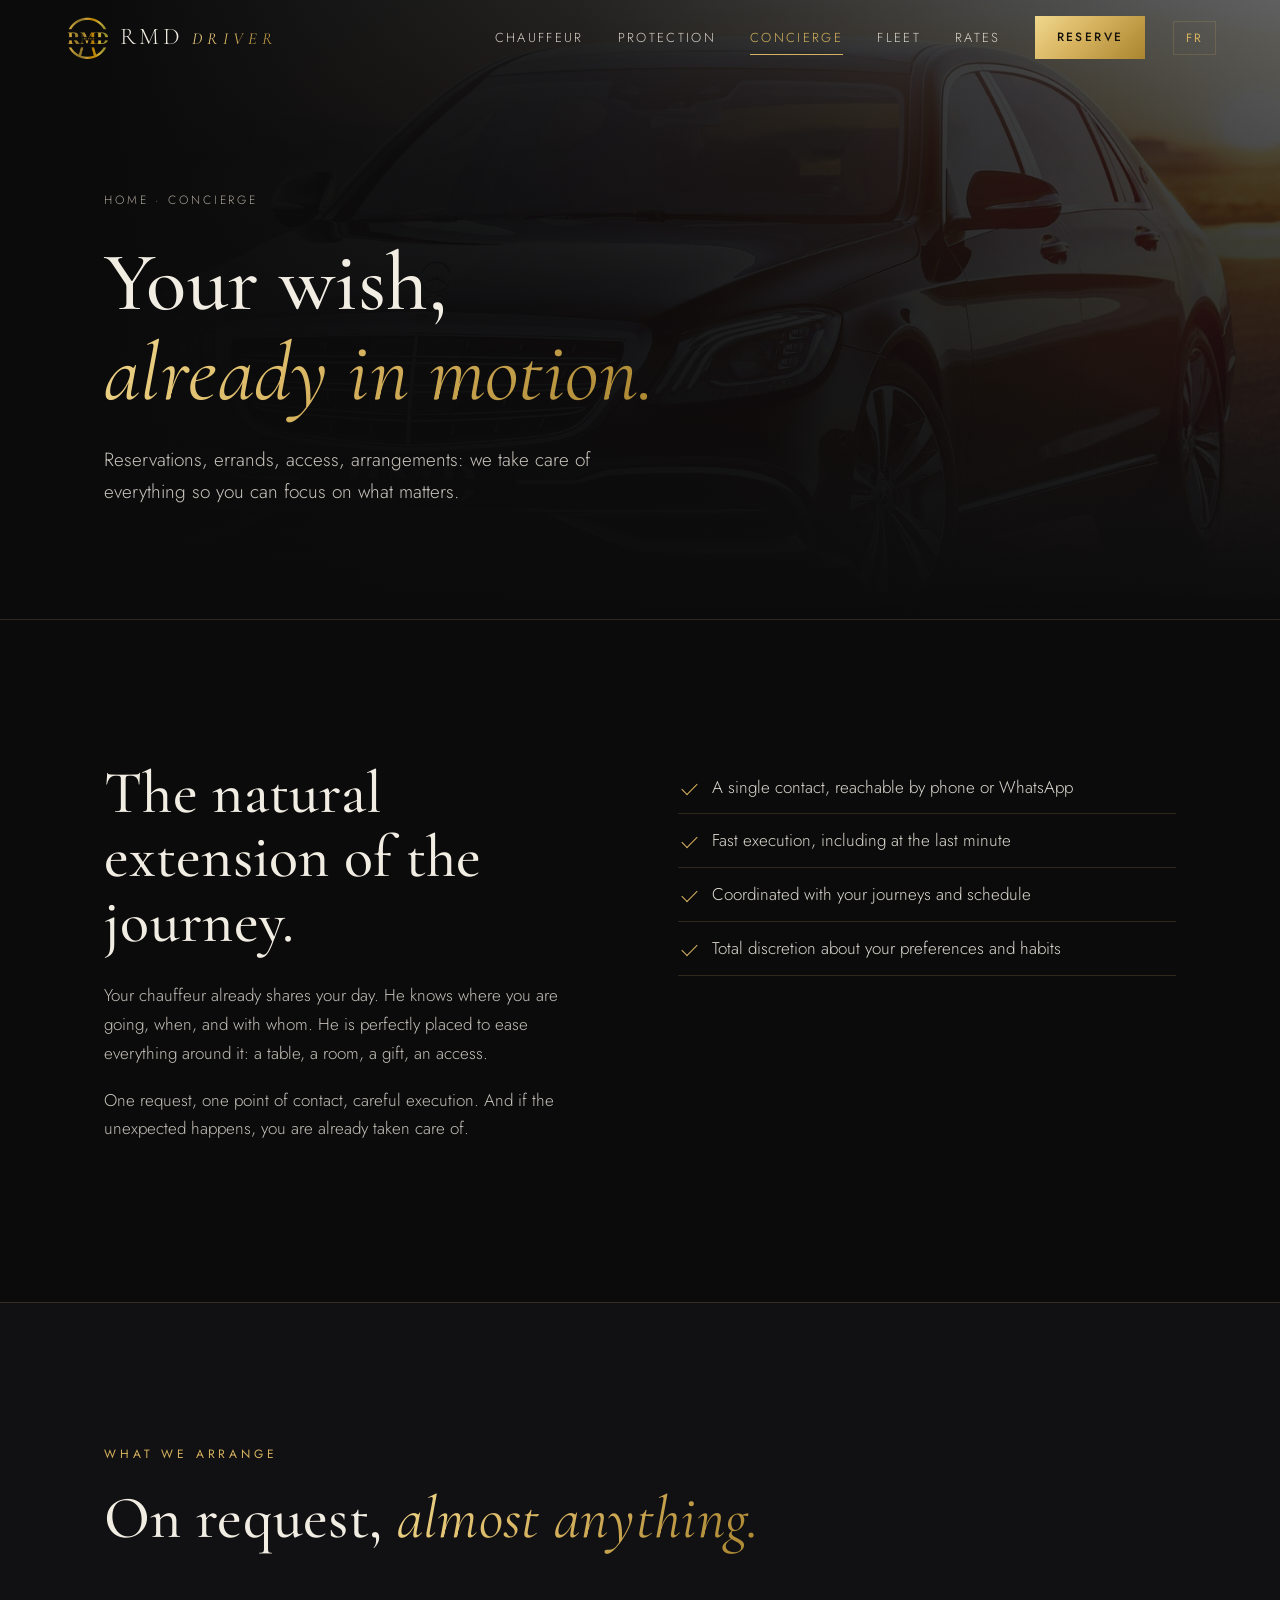
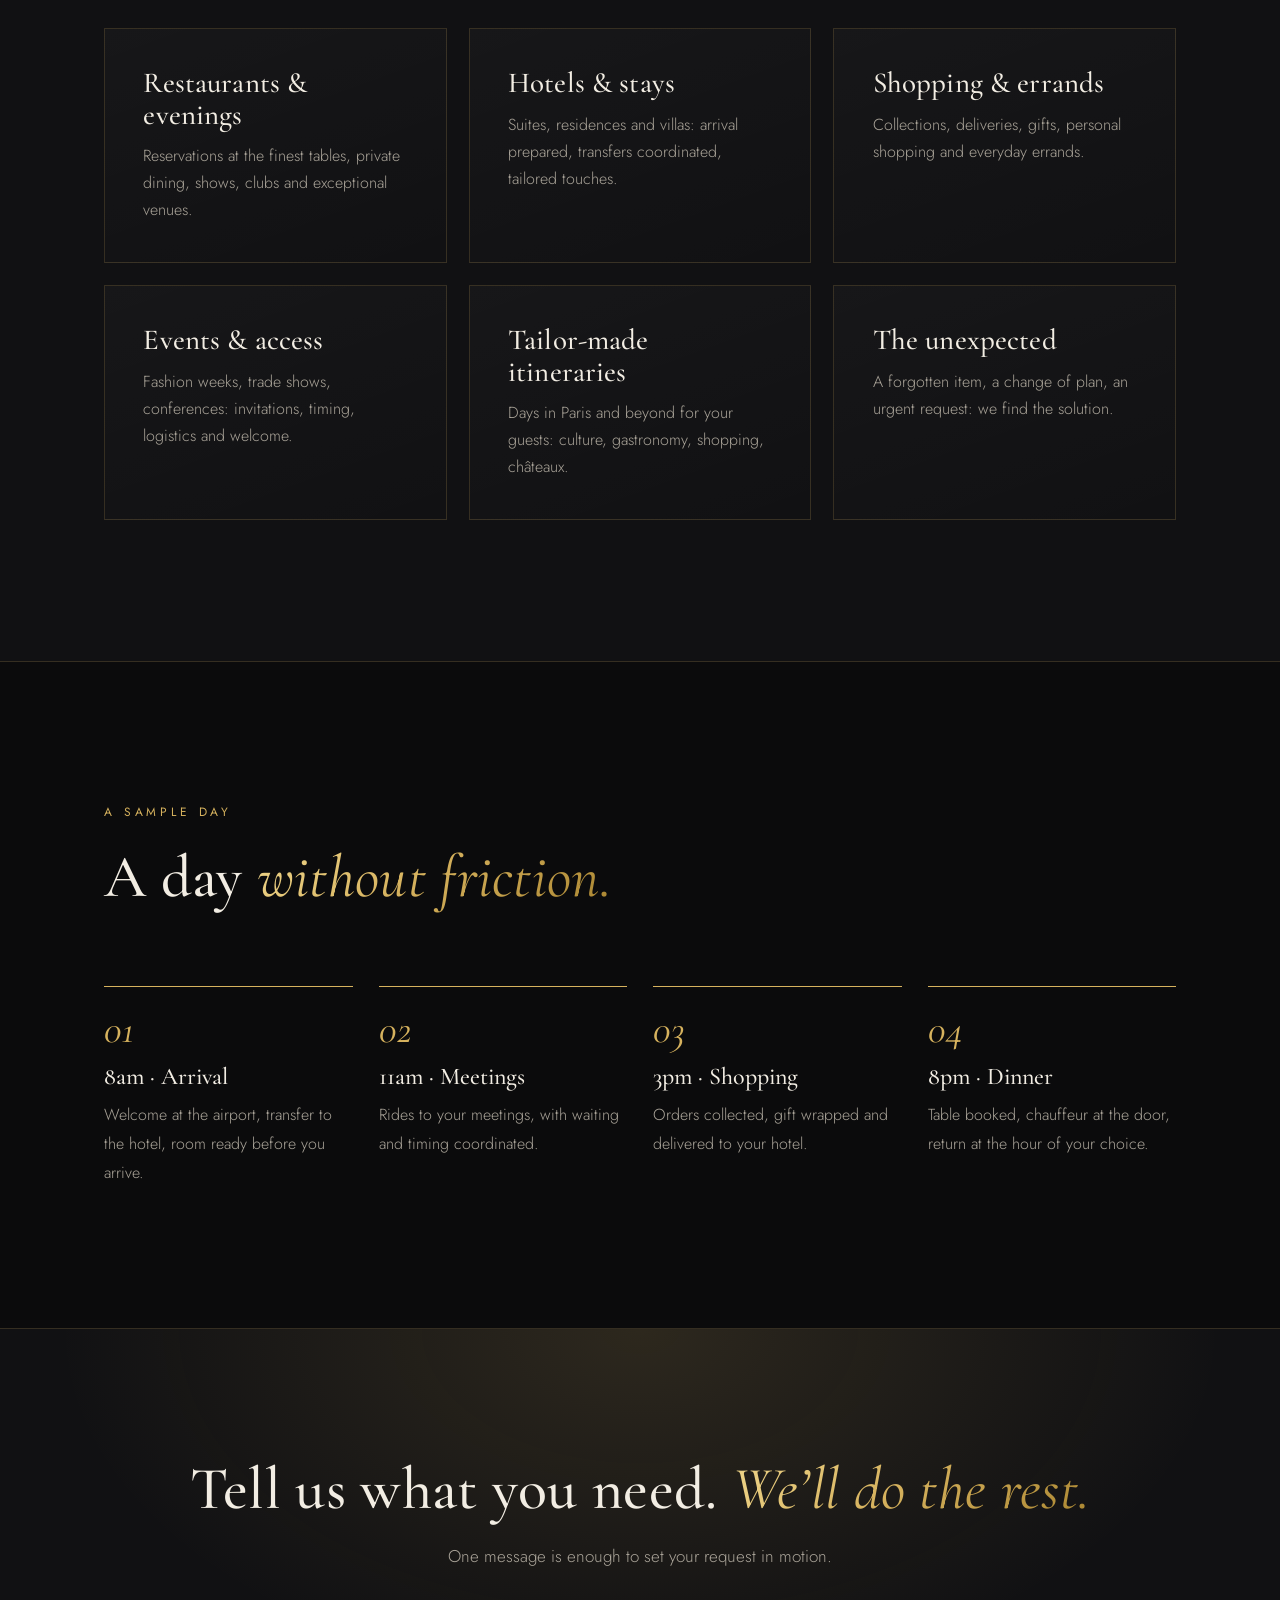
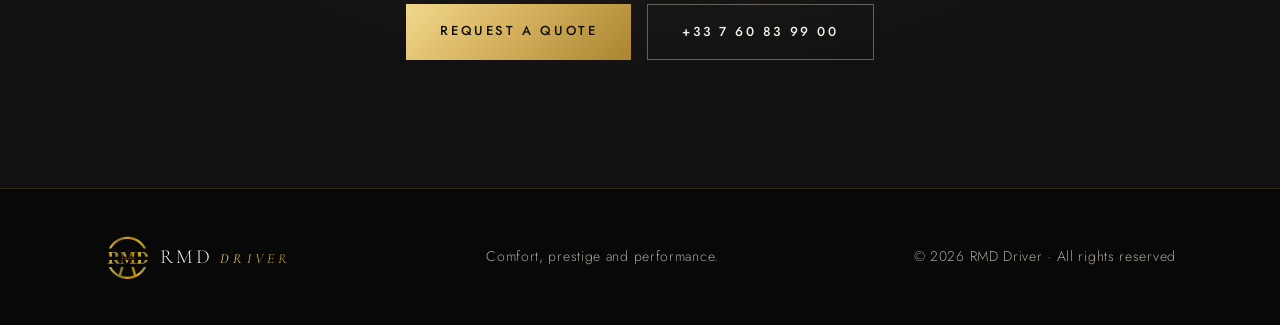
<file: conciergerie.html>
<!doctype html>
<html lang="fr">
<head>
<meta charset="utf-8">
<meta name="viewport" content="width=device-width, initial-scale=1">
<title>Conciergerie — RMD Driver</title>
<meta name="description" content="Conciergerie privée à Paris : restaurants, hôtels, shopping, événements et demandes sur mesure, en lien avec votre chauffeur RMD Driver.">
<meta name="theme-color" content="#0b0b0c">
<link rel="icon" href="img/logo.png">
<link rel="preconnect" href="https://fonts.googleapis.com">
<link rel="preconnect" href="https://fonts.gstatic.com" crossorigin>
<link href="https://fonts.googleapis.com/css2?family=Cormorant+Garamond:ital,wght@0,400;0,500;0,600;1,400;1,500&family=Jost:wght@300;400;500&display=swap" rel="stylesheet">
<link rel="stylesheet" href="style.css">
</head>
<body>
<header class="nav" id="nav">
  <a class="brand" href="index.html" aria-label="RMD Driver"><img src="img/logo.png" alt="" width="44" height="43"><span>RMD <em>Driver</em></span></a>
  <nav class="menu" id="menu" aria-label="Navigation principale"><a href="chauffeur.html" data-en="Chauffeur">Chauffeur</a><a href="protection.html" data-en="Protection">Protection</a><a class=on href="conciergerie.html" data-en="Concierge">Conciergerie</a><a href="index.html#flotte" data-en="Fleet">Flotte</a><a href="index.html#tarifs" data-en="Rates">Tarifs</a><a class="btn btn-sm" href="index.html#contact" data-en="Reserve">Réserver</a></nav>
  <button class="lang" id="lang" type="button" aria-label="Changer de langue / Switch language">EN</button>
  <button class="burger" id="burger" type="button" aria-label="Menu" aria-expanded="false"><i></i><i></i></button>
</header>
<main>
<section class="page-hero" style="--ph:url(img/sunset.jpg)">
  <div class="wrap">
    <p class="crumb"><a href="index.html" data-en="Home">Accueil</a> · <span data-en="Concierge">Conciergerie</span></p>
    <h1 data-en="Your wish, &lt;em&gt;already in motion.&lt;/em&gt;">Votre souhait, <em>déjà en mouvement.</em></h1>
    <p class="lead"><span data-en="Reservations, errands, access, arrangements: we take care of everything so you can focus on what matters.">Réservations, courses, accès, organisation : nous nous occupons de tout, pour que vous vous concentriez sur l’essentiel.</span></p>
  </div>
</section>
<section class="sec"><div class="wrap"><div class="two"><div class="prose reveal"><h2 data-en="The natural extension of the journey.">Le prolongement naturel du trajet.</h2><p data-en="Your chauffeur already shares your day. He knows where you are going, when, and with whom. He is perfectly placed to ease everything around it: a table, a room, a gift, an access.">Votre chauffeur partage déjà votre journée. Il sait où vous allez, à quelle heure, avec qui. Il est donc le mieux placé pour vous faciliter tout ce qui s’y rattache : une table, une chambre, un cadeau, un accès.</p><p data-en="One request, one point of contact, careful execution. And if the unexpected happens, you are already taken care of.">Une seule demande, un seul interlocuteur, une exécution soignée. Et si l’imprévu survient, vous êtes déjà pris en charge.</p></div><div class="reveal"><ul class="ticks"><li data-en="A single contact, reachable by phone or WhatsApp">Un interlocuteur unique, joignable par téléphone ou WhatsApp</li><li data-en="Fast execution, including at the last minute">Exécution rapide, y compris à la dernière minute</li><li data-en="Coordinated with your journeys and schedule">Coordination avec vos trajets et votre agenda</li><li data-en="Total discretion about your preferences and habits">Discrétion totale sur vos préférences et habitudes</li></ul></div></div></div></section><section class="sec sec-alt"><div class="wrap"><header class="sec-head reveal"><p class="eyebrow" data-en="What we arrange">Ce que nous organisons</p><h2 data-en="On request, &lt;em&gt;almost anything.&lt;/em&gt;">Sur demande, <em>presque tout.</em></h2></header><div class="grid3"><article class="card reveal"><h3 data-en="Restaurants &amp; evenings">Restaurants & soirées</h3><p data-en="Reservations at the finest tables, private dining, shows, clubs and exceptional venues.">Réservations dans les meilleures tables, dîners privés, spectacles, clubs et lieux d’exception.</p></article><article class="card reveal"><h3 data-en="Hotels &amp; stays">Hôtels & séjours</h3><p data-en="Suites, residences and villas: arrival prepared, transfers coordinated, tailored touches.">Suites, résidences et villas : arrivée préparée, transferts coordonnés, attentions sur mesure.</p></article><article class="card reveal"><h3 data-en="Shopping &amp; errands">Shopping & courses</h3><p data-en="Collections, deliveries, gifts, personal shopping and everyday errands.">Retraits, livraisons, cadeaux, personal shopping et démarches du quotidien.</p></article><article class="card reveal"><h3 data-en="Events &amp; access">Événements & accès</h3><p data-en="Fashion weeks, trade shows, conferences: invitations, timing, logistics and welcome.">Fashion weeks, salons, conférences : invitations, timing, logistique et accueil.</p></article><article class="card reveal"><h3 data-en="Tailor-made itineraries">Itinéraires sur mesure</h3><p data-en="Days in Paris and beyond for your guests: culture, gastronomy, shopping, châteaux.">Journées à Paris et en région pour vos invités : culture, gastronomie, shopping, châteaux.</p></article><article class="card reveal"><h3 data-en="The unexpected">Imprévus</h3><p data-en="A forgotten item, a change of plan, an urgent request: we find the solution.">Oubli, changement de programme, demande urgente : nous trouvons la solution.</p></article></div></div></section><section class="sec"><div class="wrap"><header class="sec-head reveal"><p class="eyebrow" data-en="A sample day">Un exemple de journée</p><h2 data-en="A day &lt;em&gt;without friction.&lt;/em&gt;">Une journée <em>sans friction.</em></h2></header><ol class="steps"><li class="reveal"><b data-en="8am · Arrival">8 h · Arrivée</b><span data-en="Welcome at the airport, transfer to the hotel, room ready before you arrive.">Accueil à l’aéroport, transfert à l’hôtel, chambre prête avant votre arrivée.</span></li><li class="reveal"><b data-en="11am · Meetings">11 h · Rendez-vous</b><span data-en="Rides to your meetings, with waiting and timing coordinated.">Trajet jusqu’à vos rendez-vous, avec attente et horaires coordonnés.</span></li><li class="reveal"><b data-en="3pm · Shopping">15 h · Shopping</b><span data-en="Orders collected, gift wrapped and delivered to your hotel.">Retrait de vos commandes, cadeau emballé et livré à l’hôtel.</span></li><li class="reveal"><b data-en="8pm · Dinner">20 h · Dîner</b><span data-en="Table booked, chauffeur at the door, return at the hour of your choice.">Table réservée, chauffeur à la porte, retour à l’heure de votre choix.</span></li></ol></div></section>
<section class="cta-band">
  <div class="wrap reveal">
    <h2 data-en="Tell us what you need. &lt;em&gt;We’ll do the rest.&lt;/em&gt;">Dites-nous ce qu’il vous faut. <em>Nous faisons le reste.</em></h2>
    <p data-en="One message is enough to set your request in motion.">Un message suffit pour mettre votre demande en mouvement.</p>
    <div class="cta"><a class="btn" href="index.html#contact" data-en="Request a quote">Demander un devis</a><a class="btn btn-ghost" href="tel:+33760839900">+33 7 60 83 99 00</a></div>
  </div>
</section>
</main>
<footer class="foot"><div class="wrap foot-in">
  <a class="brand" href="index.html"><img src="img/logo.png" alt="" width="36" height="35"><span>RMD <em>Driver</em></span></a>
  <p data-en="Comfort, prestige and performance.">Confort, prestige et performance.</p>
  <p class="copy">© <span id="yr">2026</span> RMD Driver · <span data-en="All rights reserved">Tous droits réservés</span></p>
</div></footer>
<script src="script.js"></script>
</body>
</html>
</file>
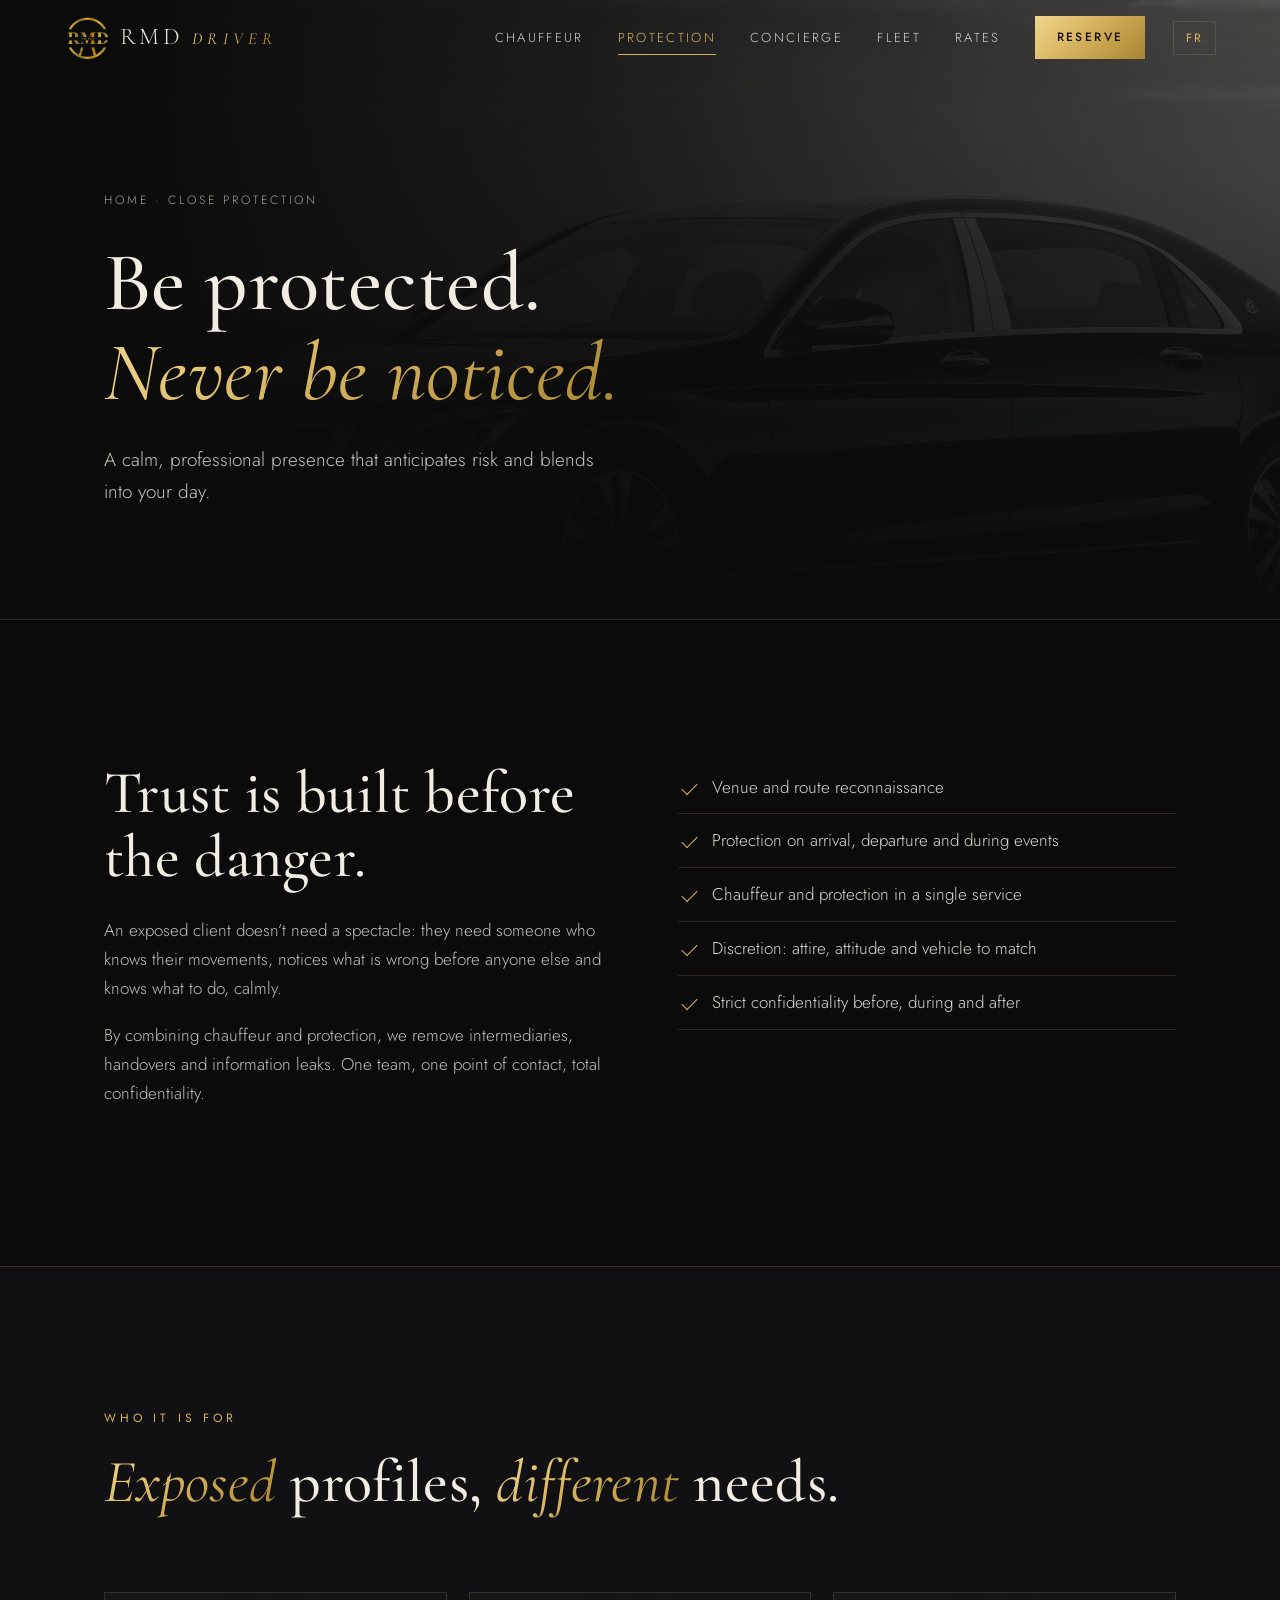
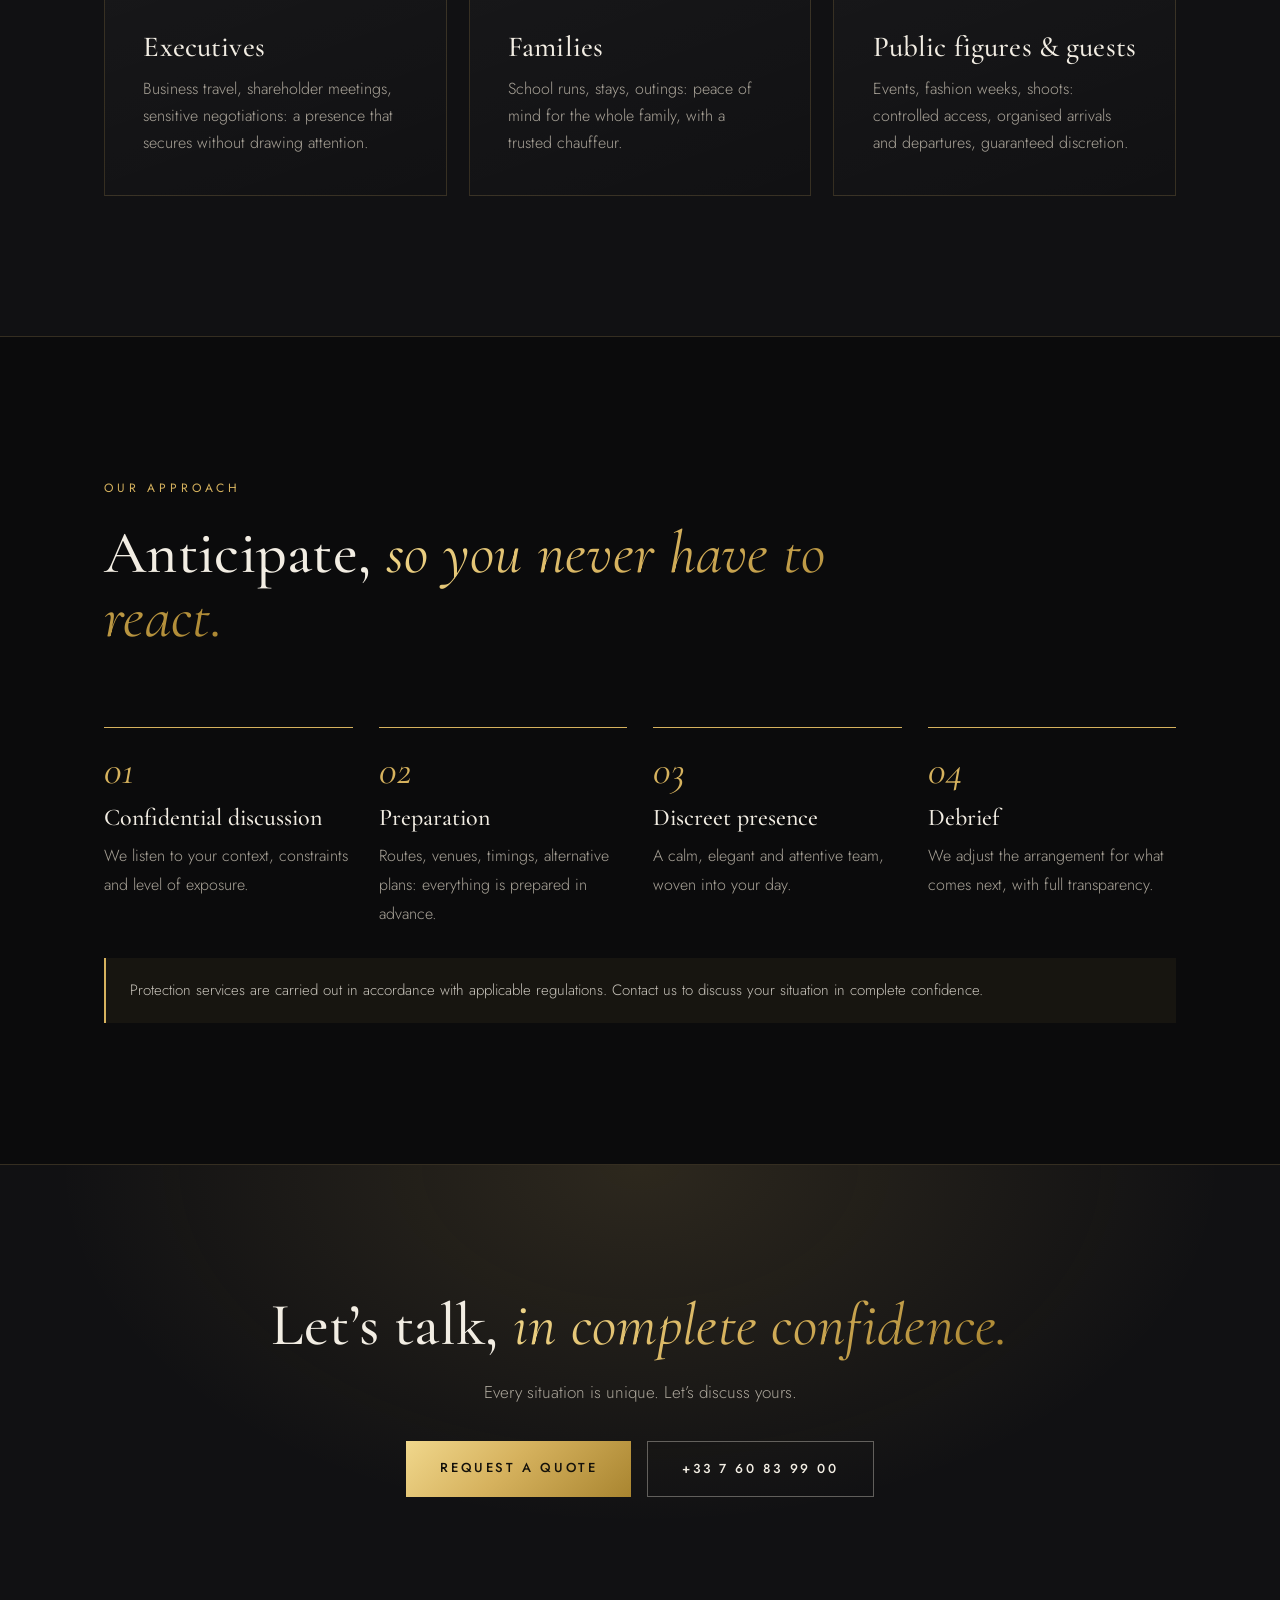
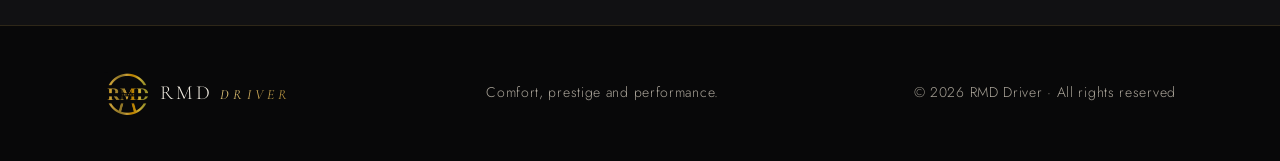
<file: protection.html>
<!doctype html>
<html lang="fr">
<head>
<meta charset="utf-8">
<meta name="viewport" content="width=device-width, initial-scale=1">
<title>Protection rapprochée — RMD Driver</title>
<meta name="description" content="Protection rapprochée discrète pour dirigeants, familles et personnalités, associée au service de chauffeur privé RMD Driver.">
<meta name="theme-color" content="#0b0b0c">
<link rel="icon" href="img/logo.png">
<link rel="preconnect" href="https://fonts.googleapis.com">
<link rel="preconnect" href="https://fonts.gstatic.com" crossorigin>
<link href="https://fonts.googleapis.com/css2?family=Cormorant+Garamond:ital,wght@0,400;0,500;0,600;1,400;1,500&family=Jost:wght@300;400;500&display=swap" rel="stylesheet">
<link rel="stylesheet" href="style.css">
</head>
<body>
<header class="nav" id="nav">
  <a class="brand" href="index.html" aria-label="RMD Driver"><img src="img/logo.png" alt="" width="44" height="43"><span>RMD <em>Driver</em></span></a>
  <nav class="menu" id="menu" aria-label="Navigation principale"><a href="chauffeur.html" data-en="Chauffeur">Chauffeur</a><a class=on href="protection.html" data-en="Protection">Protection</a><a href="conciergerie.html" data-en="Concierge">Conciergerie</a><a href="index.html#flotte" data-en="Fleet">Flotte</a><a href="index.html#tarifs" data-en="Rates">Tarifs</a><a class="btn btn-sm" href="index.html#contact" data-en="Reserve">Réserver</a></nav>
  <button class="lang" id="lang" type="button" aria-label="Changer de langue / Switch language">EN</button>
  <button class="burger" id="burger" type="button" aria-label="Menu" aria-expanded="false"><i></i><i></i></button>
</header>
<main>
<section class="page-hero gray" style="--ph:url(img/hero.jpg)">
  <div class="wrap">
    <p class="crumb"><a href="index.html" data-en="Home">Accueil</a> · <span data-en="Close protection">Protection rapprochée</span></p>
    <h1 data-en="Be protected. &lt;em&gt;Never be noticed.&lt;/em&gt;">Être protégé. <em>Sans jamais être remarqué.</em></h1>
    <p class="lead"><span data-en="A calm, professional presence that anticipates risk and blends into your day.">Une présence calme et professionnelle, qui anticipe les risques et s’efface dans votre journée.</span></p>
  </div>
</section>
<section class="sec"><div class="wrap"><div class="two"><div class="prose reveal"><h2 data-en="Trust is built before the danger.">La confiance se construit avant le danger.</h2><p data-en="An exposed client doesn’t need a spectacle: they need someone who knows their movements, notices what is wrong before anyone else and knows what to do, calmly.">Un client exposé n’a pas besoin d’un dispositif spectaculaire : il a besoin de quelqu’un qui connaît ses déplacements, repère ce qui cloche avant les autres et sait quoi faire, calmement.</p><p data-en="By combining chauffeur and protection, we remove intermediaries, handovers and information leaks. One team, one point of contact, total confidentiality.">En réunissant chauffeur et protection, nous supprimons les intermédiaires, les ruptures et les fuites d’information. Une seule équipe, un seul interlocuteur, une confidentialité totale.</p></div><div class="reveal"><ul class="ticks"><li data-en="Venue and route reconnaissance">Reconnaissance des lieux et des itinéraires</li><li data-en="Protection on arrival, departure and during events">Protection à l’arrivée, au départ et pendant les événements</li><li data-en="Chauffeur and protection in a single service">Chauffeur et protection réunis dans un seul service</li><li data-en="Discretion: attire, attitude and vehicle to match">Discrétion : tenue, attitude et véhicule adaptés</li><li data-en="Strict confidentiality before, during and after">Confidentialité stricte, avant, pendant et après</li></ul></div></div></div></section><section class="sec sec-alt"><div class="wrap"><header class="sec-head reveal"><p class="eyebrow" data-en="Who it is for">Pour qui</p><h2 data-en="&lt;em&gt;Exposed&lt;/em&gt; profiles, &lt;em&gt;different&lt;/em&gt; needs.">Des profils <em>exposés,</em> des besoins <em>différents.</em></h2></header><div class="grid3"><article class="card reveal"><h3 data-en="Executives">Dirigeants & cadres</h3><p data-en="Business travel, shareholder meetings, sensitive negotiations: a presence that secures without drawing attention.">Déplacements professionnels, assemblées, négociations sensibles : une présence qui sécurise sans attirer l’attention.</p></article><article class="card reveal"><h3 data-en="Families">Familles</h3><p data-en="School runs, stays, outings: peace of mind for the whole family, with a trusted chauffeur.">Trajets scolaires, séjours, sorties : la tranquillité d’esprit pour toute la famille, avec un chauffeur de confiance.</p></article><article class="card reveal"><h3 data-en="Public figures &amp; guests">Personnalités & invités</h3><p data-en="Events, fashion weeks, shoots: controlled access, organised arrivals and departures, guaranteed discretion.">Événements, fashion weeks, tournages : accès maîtrisé, arrivées et départs organisés, discrétion garantie.</p></article></div></div></section><section class="sec"><div class="wrap"><header class="sec-head reveal"><p class="eyebrow" data-en="Our approach">Notre méthode</p><h2 data-en="Anticipate, &lt;em&gt;so you never have to react.&lt;/em&gt;">Anticiper, <em>pour ne jamais réagir.</em></h2></header><ol class="steps"><li class="reveal"><b data-en="Confidential discussion">Échange confidentiel</b><span data-en="We listen to your context, constraints and level of exposure.">Nous écoutons votre contexte, vos contraintes et votre niveau d’exposition.</span></li><li class="reveal"><b data-en="Preparation">Préparation</b><span data-en="Routes, venues, timings, alternative plans: everything is prepared in advance.">Itinéraires, lieux, horaires, plans alternatifs : tout est préparé en amont.</span></li><li class="reveal"><b data-en="Discreet presence">Présence discrète</b><span data-en="A calm, elegant and attentive team, woven into your day.">Une équipe calme, élégante et attentive, intégrée à votre journée.</span></li><li class="reveal"><b data-en="Debrief">Débriefing</b><span data-en="We adjust the arrangement for what comes next, with full transparency.">Nous ajustons le dispositif pour la suite, en toute transparence.</span></li></ol><p class="notice" data-en="Protection services are carried out in accordance with applicable regulations. Contact us to discuss your situation in complete confidence.">Les prestations de protection sont réalisées dans le respect de la réglementation en vigueur. Contactez-nous pour discuter de votre situation, en toute confidentialité.</p></div></section>
<section class="cta-band">
  <div class="wrap reveal">
    <h2 data-en="Let’s talk, &lt;em&gt;in complete confidence.&lt;/em&gt;">Parlons-en, <em>en toute confidentialité.</em></h2>
    <p data-en="Every situation is unique. Let’s discuss yours.">Chaque situation est unique. Échangeons sur la vôtre.</p>
    <div class="cta"><a class="btn" href="index.html#contact" data-en="Request a quote">Demander un devis</a><a class="btn btn-ghost" href="tel:+33760839900">+33 7 60 83 99 00</a></div>
  </div>
</section>
</main>
<footer class="foot"><div class="wrap foot-in">
  <a class="brand" href="index.html"><img src="img/logo.png" alt="" width="36" height="35"><span>RMD <em>Driver</em></span></a>
  <p data-en="Comfort, prestige and performance.">Confort, prestige et performance.</p>
  <p class="copy">© <span id="yr">2026</span> RMD Driver · <span data-en="All rights reserved">Tous droits réservés</span></p>
</div></footer>
<script src="script.js"></script>
</body>
</html>
</file>
<file: style.css>
:root{
  --bg:#0b0b0c; --bg2:#111113; --line:rgba(214,178,94,.18);
  --ivory:#f2ede3; --mute:#a9a398; --gold:#d6b25e; --gold2:#a98530;
  --gold-grad:linear-gradient(135deg,#f0d78c 0%,#d6b25e 45%,#a98530 100%);
  --serif:'Cormorant Garamond',Georgia,serif; --sans:'Jost',system-ui,sans-serif;
  --pad:clamp(20px,5vw,64px);
}
*{box-sizing:border-box;margin:0;padding:0}
html{scroll-behavior:smooth;scroll-padding-top:80px}
body{background:var(--bg);color:var(--ivory);font:300 17px/1.7 var(--sans);-webkit-font-smoothing:antialiased;overflow-x:hidden}
img{max-width:100%;display:block}
a{color:inherit;text-decoration:none}
ul,ol{list-style:none}
.wrap{max-width:1200px;margin:0 auto;padding:0 var(--pad)}

/* type */
h1,h2,h3,h4{font-family:var(--serif);font-weight:500;line-height:1.08;letter-spacing:.005em}
h1{font-size:clamp(46px,8vw,104px)}
h2{font-size:clamp(34px,5vw,60px)}
h3{font-size:clamp(23px,2.4vw,29px)}
em{font-style:italic;font-weight:400;background:var(--gold-grad);-webkit-background-clip:text;background-clip:text;color:transparent}
.eyebrow{font-size:12px;letter-spacing:.32em;text-transform:uppercase;color:var(--gold);margin-bottom:22px;font-weight:400}
p strong{color:var(--ivory);font-weight:500}

/* buttons */
.btn{display:inline-block;padding:16px 34px;background:var(--gold-grad);color:#14110a;font-size:13px;letter-spacing:.2em;text-transform:uppercase;font-weight:500;border:0;cursor:pointer;transition:filter .3s,transform .3s;font-family:var(--sans)}
.btn:hover{filter:brightness(1.12);transform:translateY(-2px)}
.btn-ghost{background:transparent;color:var(--ivory);border:1px solid rgba(242,237,227,.35)}
.btn-ghost:hover{border-color:var(--gold);color:var(--gold);filter:none}
.btn-sm{padding:11px 22px;font-size:12px}

/* nav */
.nav{position:fixed;inset:0 0 auto 0;z-index:50;display:flex;align-items:center;gap:28px;padding:16px var(--pad);transition:background .4s,padding .4s,border-color .4s;border-bottom:1px solid transparent}
.nav.solid{background:rgba(11,11,12,.88);backdrop-filter:blur(14px);-webkit-backdrop-filter:blur(14px);padding-block:10px;border-color:var(--line)}
.brand{display:flex;align-items:center;gap:12px;font-family:var(--serif);font-size:24px;letter-spacing:.14em;text-transform:uppercase;margin-right:auto}
.brand img{width:44px;height:auto}
.brand span{white-space:nowrap}
.brand em{font-size:.7em;letter-spacing:.3em}
.menu{display:flex;align-items:center;gap:34px;font-size:13px;letter-spacing:.18em;text-transform:uppercase}
.menu a:not(.btn){position:relative;padding:6px 0;color:rgba(242,237,227,.85)}
.menu a:not(.btn)::after{content:"";position:absolute;left:0;bottom:0;height:1px;width:0;background:var(--gold);transition:width .35s}
.menu a:not(.btn):hover::after{width:100%}
.lang{background:none;border:1px solid var(--line);color:var(--gold);font:400 12px var(--sans);letter-spacing:.15em;padding:7px 12px;cursor:pointer;transition:.3s}
.lang:hover{border-color:var(--gold)}
.burger{display:none;background:none;border:0;width:36px;height:36px;position:relative;cursor:pointer}
.burger i{position:absolute;left:6px;right:6px;height:1px;background:var(--ivory);transition:.3s}
.burger i:first-child{top:13px}.burger i:last-child{top:22px}
.burger[aria-expanded=true] i:first-child{top:18px;transform:rotate(45deg)}
.burger[aria-expanded=true] i:last-child{top:18px;transform:rotate(-45deg)}

/* hero */
.hero{position:relative;min-height:100svh;display:flex;align-items:center;padding:140px 0 100px;overflow:hidden}
.hero-bg{position:absolute;inset:0;background:
  linear-gradient(90deg,var(--bg) 0%,rgba(11,11,12,.86) 32%,rgba(11,11,12,.25) 68%,rgba(11,11,12,.1) 100%),
  linear-gradient(180deg,rgba(11,11,12,.55) 0%,transparent 28%,transparent 70%,var(--bg) 100%),
  url(img/hero.jpg) 72% 62%/cover no-repeat;animation:drift 22s ease-out both}
@keyframes drift{from{transform:scale(1.07)}to{transform:scale(1)}}
.hero-inner{position:relative;max-width:1200px;width:100%}
.hero h1{max-width:11ch;margin-bottom:30px}
.lead{max-width:520px;color:rgba(242,237,227,.82);font-size:clamp(17px,1.5vw,19px);margin-bottom:42px}
.cta{display:flex;gap:16px;flex-wrap:wrap}
.hero-inner>*{animation:rise 1s cubic-bezier(.2,.7,.2,1) both}
.hero-inner>*:nth-child(2){animation-delay:.12s}.hero-inner>*:nth-child(3){animation-delay:.24s}.hero-inner>*:nth-child(4){animation-delay:.36s}
@keyframes rise{from{opacity:0;transform:translateY(26px)}to{opacity:1;transform:none}}
.scroll{position:absolute;left:50%;bottom:28px;width:1px;height:56px;background:linear-gradient(var(--gold),transparent);transform-origin:top;animation:pulse 2.4s infinite}
@keyframes pulse{0%,100%{opacity:.3;transform:scaleY(.6)}50%{opacity:1;transform:scaleY(1)}}

/* sections */
.sec{padding:clamp(80px,11vw,150px) 0;position:relative}
.sec-alt{background:var(--bg2);border-block:1px solid var(--line)}
.sec-head{max-width:760px;margin-bottom:clamp(44px,6vw,80px)}
.sec-head .sub{margin-top:22px;color:var(--mute);max-width:600px}

/* about */
.about{display:grid;grid-template-columns:1.05fr .95fr;gap:clamp(36px,6vw,90px);align-items:center}
.about-text h2{margin-bottom:30px}
.about-text p{color:rgba(242,237,227,.78);margin-bottom:18px}
.about-img{position:relative}
.about-img img{width:100%;aspect-ratio:4/5;object-fit:cover;object-position:35% 50%;filter:saturate(.9)}
.about-img::before{content:"";position:absolute;inset:-14px 14px 14px -14px;border:1px solid var(--gold);opacity:.45;z-index:-1}
.stats{display:flex;gap:clamp(20px,4vw,48px);margin-top:44px;padding-top:34px;border-top:1px solid var(--line);flex-wrap:wrap}
.stats li{max-width:150px}
.stats b{display:block;font:500 46px/1 var(--serif);background:var(--gold-grad);-webkit-background-clip:text;background-clip:text;color:transparent;margin-bottom:8px}
.stats span{font-size:13px;color:var(--mute);line-height:1.4;display:block;letter-spacing:.04em}

/* pillars */
.pillars{display:grid;grid-template-columns:repeat(3,1fr);gap:1px;background:var(--line);border:1px solid var(--line)}
.pillar{background:var(--bg2);padding:clamp(32px,4vw,54px);display:flex;flex-direction:column;gap:18px;transition:background .5s;min-height:340px}
.pillar:hover{background:#17171a}
.pillar .num{font:italic 400 44px/1 var(--serif);color:var(--gold);opacity:.7}
.pillar p{color:var(--mute);flex:1}
.more{font-size:12px;letter-spacing:.25em;text-transform:uppercase;color:var(--gold);transition:letter-spacing .4s}
.more::after{content:" →"}
.pillar:hover .more{letter-spacing:.34em}

/* cards */
.grid3{display:grid;grid-template-columns:repeat(3,1fr);gap:22px}
.card{border:1px solid var(--line);padding:clamp(28px,3vw,40px);background:linear-gradient(160deg,rgba(255,255,255,.025),transparent);transition:border-color .4s,transform .4s}
.card:hover{border-color:rgba(214,178,94,.55);transform:translateY(-4px)}
.card svg{width:46px;height:46px;margin-bottom:24px;fill:none;stroke:var(--gold);stroke-width:1.3;stroke-linecap:round;stroke-linejoin:round}
.card h3{margin-bottom:12px}
.card p{color:var(--mute);font-size:16px}
.card-gold{background:var(--gold-grad);border:0;color:#16120a}
.card-gold h3{margin-bottom:18px}
.card-gold li{padding:9px 0;border-top:1px solid rgba(20,17,10,.2);font-weight:400}
.card-gold:hover{transform:none}
.firstclass{margin-top:22px;display:grid;grid-template-columns:.8fr 1.2fr;gap:clamp(24px,5vw,70px);align-items:center;padding:clamp(30px,4vw,56px);border:1px solid var(--gold);background:radial-gradient(120% 140% at 0% 0%,rgba(214,178,94,.12),transparent 60%)}
.firstclass p:last-child{color:rgba(242,237,227,.82)}

/* protection */
.split{display:grid;grid-template-columns:1fr 1fr;padding:0;min-height:720px;background:var(--bg)}
.split-media{background:linear-gradient(90deg,transparent 60%,var(--bg) 100%),linear-gradient(180deg,rgba(11,11,12,.35),rgba(11,11,12,.7)),url(img/hero.jpg) 18% 50%/cover;filter:grayscale(.85) contrast(1.1)}
.split-body{padding:clamp(60px,8vw,120px) var(--pad) clamp(60px,8vw,120px) clamp(24px,4vw,60px);max-width:640px;align-self:center}
.split-body h2{margin-bottom:28px}
.split-body>p{color:rgba(242,237,227,.78);margin-bottom:28px}
.ticks{margin-bottom:38px}
.ticks li{position:relative;padding:12px 0 12px 34px;border-bottom:1px solid var(--line);color:rgba(242,237,227,.9)}
.ticks li::before{content:"";position:absolute;left:4px;top:22px;width:14px;height:7px;border-left:1px solid var(--gold);border-bottom:1px solid var(--gold);transform:rotate(-45deg)}

/* concierge */
.concierge{display:grid;grid-template-columns:repeat(3,1fr);gap:clamp(28px,4vw,56px) clamp(24px,4vw,56px)}
.cc{padding-top:22px;border-top:1px solid var(--gold)}
.cc h4{font-size:27px;margin-bottom:10px}
.cc p{color:var(--mute);font-size:16px}

/* why */
.why{display:grid;grid-template-columns:.8fr 1.2fr;gap:clamp(36px,6vw,100px);align-items:start}
.why .sec-head{margin:0;position:sticky;top:120px}
.points{counter-reset:p}
.points li{counter-increment:p;position:relative;padding:30px 0 30px 78px;border-bottom:1px solid var(--line)}
.points li:first-child{border-top:1px solid var(--line)}
.points li::before{content:"0" counter(p);position:absolute;left:0;top:28px;font:italic 400 38px/1 var(--serif);color:var(--gold)}
.points b{display:block;font:500 26px/1.2 var(--serif);margin-bottom:8px}
.points span{color:var(--mute)}

/* fleet */
.fleet{background:#e8e8e7;color:#141414}
.fleet .eyebrow{color:#8a6a20}
.fleet em{background:linear-gradient(135deg,#b8902e,#8a6a20);-webkit-background-clip:text;background-clip:text}
.fleet .sub{color:#555}
.fleet-grid{display:grid;grid-template-columns:repeat(3,1fr);gap:1px;background:rgba(0,0,0,.12);border:1px solid rgba(0,0,0,.12)}
.car{background:#e8e8e7;padding:34px 28px 32px;display:flex;flex-direction:column;gap:20px;position:relative;transition:background .4s}
.car:hover{background:#efefee}
.car img{width:100%;aspect-ratio:2.4/1;object-fit:contain;transition:transform .6s cubic-bezier(.2,.7,.2,1)}
.car:hover img{transform:scale(1.05) translateX(6px)}
.car h3{font-size:30px;margin-bottom:6px;text-transform:uppercase;letter-spacing:.06em;font-size:24px;font-weight:600}
.models{font-size:14px;color:#777;line-height:1.5;min-height:42px}
.pax{margin-top:10px;font-size:13px;letter-spacing:.14em;text-transform:uppercase;font-weight:500}
.car-top::after{content:"★";position:absolute;top:18px;right:20px;color:#a98530}

/* quotes */
.quotes{display:grid;grid-template-columns:1fr 1fr;gap:26px}
blockquote{border:1px solid var(--gold);padding:clamp(28px,3.5vw,48px);position:relative}
blockquote p{font:italic 400 clamp(19px,1.8vw,22px)/1.6 var(--serif);color:rgba(242,237,227,.9)}
.stars{color:var(--gold);letter-spacing:.3em;margin-bottom:18px;font-size:17px}

/* contact */
.contact{background:radial-gradient(90% 70% at 85% 0%,rgba(214,178,94,.12),transparent 60%),var(--bg)}
.contact-grid{display:grid;grid-template-columns:1fr 1fr;gap:clamp(40px,7vw,110px);align-items:start}
.contact-logo{width:96px;height:auto;margin-bottom:34px}
.contact h2{margin-bottom:24px}
.contact-grid>div>p{color:rgba(242,237,227,.78);max-width:440px;margin-bottom:38px}
.direct li{padding:16px 0;border-top:1px solid var(--line);display:flex;flex-direction:column;gap:2px}
.direct li:last-child{border-bottom:1px solid var(--line)}
.direct span{font-size:11px;letter-spacing:.28em;text-transform:uppercase;color:var(--gold)}
.direct a{font:500 24px var(--serif);transition:color .3s;overflow-wrap:anywhere}
.direct a:hover{color:var(--gold)}
.form{display:grid;gap:20px;padding:clamp(26px,3.5vw,46px);border:1px solid var(--line);background:rgba(255,255,255,.02)}
.row{display:grid;grid-template-columns:1fr 1fr;gap:20px}
label span{display:block;font-size:11px;letter-spacing:.26em;text-transform:uppercase;color:var(--gold);margin-bottom:8px}
input,select,textarea{width:100%;background:transparent;border:0;border-bottom:1px solid rgba(242,237,227,.25);color:var(--ivory);font:300 17px var(--sans);padding:10px 0;border-radius:0;outline:0;transition:border-color .3s}
select option{background:#151517;color:var(--ivory)}
input:focus,select:focus,textarea:focus{border-color:var(--gold)}
textarea{resize:vertical}
.form .btn{justify-self:start;margin-top:6px}
.note{font-size:13px;color:var(--mute)}

/* footer */
.foot{border-top:1px solid var(--line);padding:46px 0;background:#080809}
.foot-in{display:flex;align-items:center;gap:30px;flex-wrap:wrap;justify-content:space-between}
.foot .brand{margin:0;font-size:20px}
.foot p{color:var(--mute);font-size:14px;letter-spacing:.05em}

/* reveal */
.reveal{opacity:0;transform:translateY(28px);transition:opacity .9s cubic-bezier(.2,.7,.2,1),transform .9s cubic-bezier(.2,.7,.2,1)}
.reveal.in{opacity:1;transform:none}
.card.reveal.in:hover{transform:translateY(-4px)}

/* responsive */
@media (max-width:980px){
  .menu{position:fixed;inset:0;background:rgba(11,11,12,.97);flex-direction:column;justify-content:center;gap:28px;font-size:16px;opacity:0;pointer-events:none;transition:opacity .4s}
  .menu.open{opacity:1;pointer-events:auto}
  .burger{display:block;z-index:60}
  .lang{z-index:60}
  .about,.why,.contact-grid,.firstclass{grid-template-columns:1fr}
  .why .sec-head{position:static}
  .pillars,.grid3,.concierge,.fleet-grid{grid-template-columns:1fr 1fr}
  .split{grid-template-columns:1fr}
  .split-media{min-height:340px;background:linear-gradient(180deg,transparent 55%,var(--bg) 100%),linear-gradient(180deg,rgba(11,11,12,.3),rgba(11,11,12,.5)),url(img/hero.jpg) 20% 50%/cover}
  .split-body{padding:20px var(--pad) 90px;max-width:none}
  .quotes{grid-template-columns:1fr}
  .about-img{order:-1}.about-img img{aspect-ratio:16/10}
}
@media (max-width:620px){
  body{font-size:16px}
  .pillars,.grid3,.concierge,.fleet-grid,.row{grid-template-columns:1fr}
  .hero-bg{inset:0 0 auto 0;height:62svh;animation:none;background:linear-gradient(180deg,rgba(11,11,12,.6) 0%,transparent 28%,transparent 55%,var(--bg) 100%),url(img/hero.jpg) 64% 70%/cover no-repeat}
  .hero{display:block;padding:calc(52svh) 0 90px}
  .hero h1{max-width:none;font-size:clamp(42px,12vw,60px)}
  .brand span{font-size:20px}
  .scroll{display:none}
  .btn{padding:15px 26px}
  .cta .btn{flex:1;text-align:center}
}
@media (prefers-reduced-motion:reduce){
  *{animation:none!important;transition:none!important}
  .reveal{opacity:1;transform:none}
  html{scroll-behavior:auto}
}

/* sub-pages */
.menu a.on:not(.btn){color:var(--gold)}
.menu a.on:not(.btn)::after{width:100%}
.page-hero{position:relative;padding:190px 0 110px;overflow:hidden;border-bottom:1px solid var(--line)}
.page-hero::before{content:"";position:absolute;inset:0;background:linear-gradient(90deg,var(--bg) 8%,rgba(11,11,12,.8) 45%,rgba(11,11,12,.3) 100%),linear-gradient(180deg,rgba(11,11,12,.5),var(--bg) 100%),var(--ph) center 60%/cover;z-index:0}
.page-hero.gray::before{filter:grayscale(.9)}
.page-hero .wrap{position:relative;z-index:1}
.page-hero h1{font-size:clamp(42px,6.5vw,84px);max-width:14ch;margin-bottom:26px}
.page-hero .lead{margin-bottom:0}
.crumb{font-size:12px;letter-spacing:.24em;text-transform:uppercase;color:var(--mute);margin-bottom:28px}
.crumb a:hover{color:var(--gold)}
.prose{max-width:760px}
.prose h2{margin-bottom:26px}
.prose p{color:rgba(242,237,227,.8);margin-bottom:18px}
.two{display:grid;grid-template-columns:1fr 1fr;gap:clamp(30px,6vw,90px);align-items:start}
.steps{display:grid;grid-template-columns:repeat(4,1fr);gap:26px;counter-reset:s}
.steps li{counter-increment:s;border-top:1px solid var(--gold);padding-top:22px}
.steps li::before{content:"0" counter(s);display:block;font:italic 400 40px/1 var(--serif);color:var(--gold);margin-bottom:14px}
.steps b{display:block;font:500 24px/1.2 var(--serif);margin-bottom:8px}
.steps span{color:var(--mute);font-size:16px}
.faq details{border-bottom:1px solid var(--line);padding:22px 0}
.faq details:first-child{border-top:1px solid var(--line)}
.faq summary{cursor:pointer;font:500 24px/1.3 var(--serif);list-style:none;display:flex;justify-content:space-between;gap:20px}
.faq summary::-webkit-details-marker{display:none}
.faq summary::after{content:"+";color:var(--gold);font-size:28px;line-height:1}
.faq details[open] summary::after{content:"–"}
.faq p{color:var(--mute);margin-top:14px;max-width:680px}
.cta-band{text-align:center;padding:clamp(80px,10vw,130px) 0;background:radial-gradient(70% 120% at 50% 0%,rgba(214,178,94,.14),transparent 65%),var(--bg2);border-top:1px solid var(--line)}
.cta-band h2{margin-bottom:20px}
.cta-band p{color:var(--mute);max-width:520px;margin:0 auto 34px}
.cta-band .cta{justify-content:center}
.notice{margin-top:30px;padding:20px 24px;border-left:2px solid var(--gold);background:rgba(214,178,94,.06);color:rgba(242,237,227,.8);font-size:15px}
@media (max-width:980px){.two{grid-template-columns:1fr}.steps{grid-template-columns:1fr 1fr}}
@media (max-width:620px){.steps{grid-template-columns:1fr}.page-hero{padding:140px 0 70px}}
</file>
